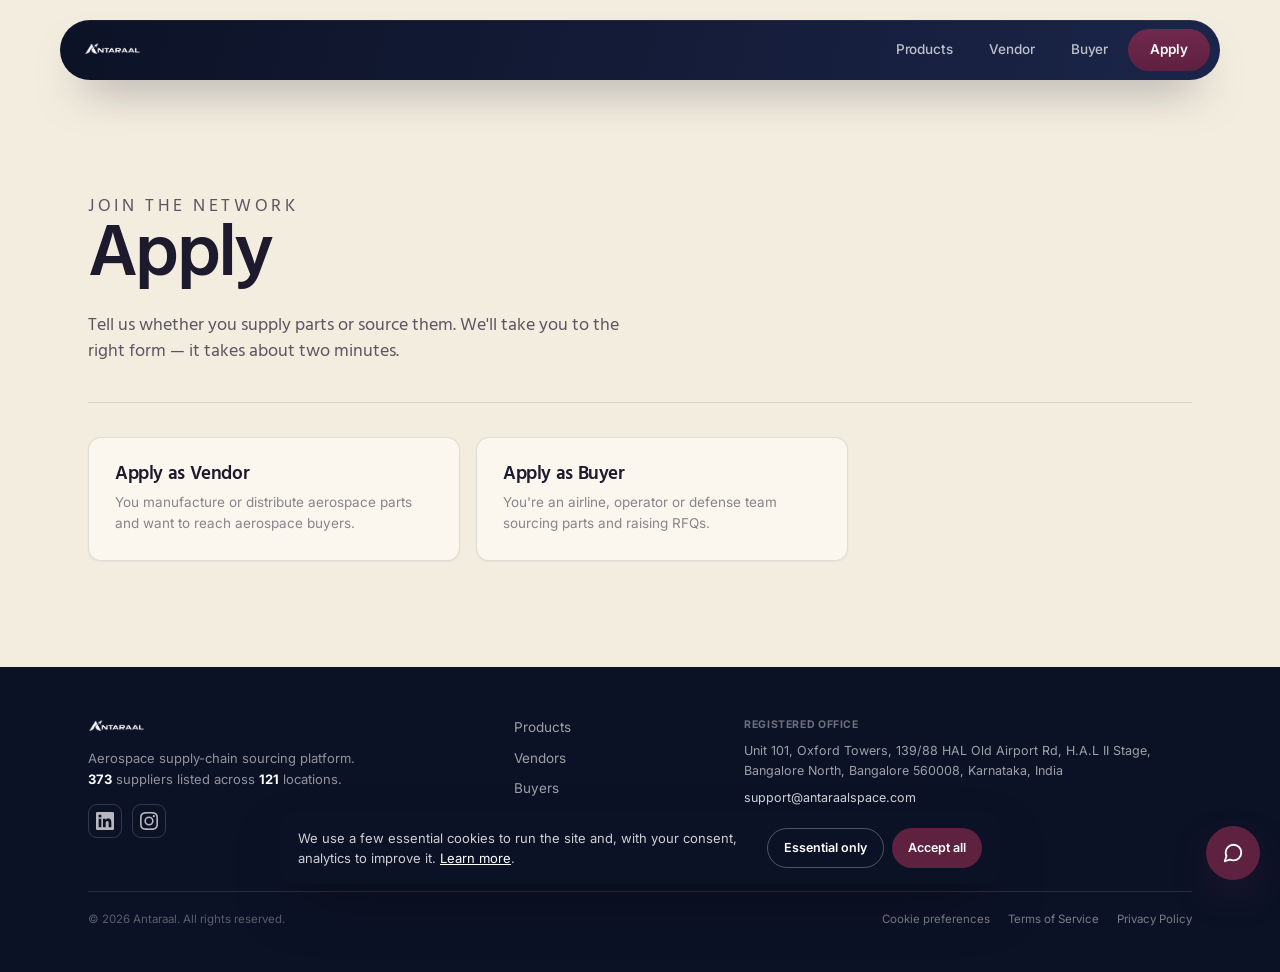
<file: apply.html>
<!doctype html>
<html lang="en">
<head>
<meta charset="utf-8">
<meta name="viewport" content="width=device-width, initial-scale=1">
<title>Apply — Antaraal</title>
<meta name="description" content="Apply to join Antaraal as a vendor or a buyer.">
<link rel="icon" href="m/antaraal-logo.png">
<link rel="stylesheet" href="app/app.css?v=30">
</head>
<body>
<main id="app">
  <div class="wrap">

    <div class="phead">
      <p class="phead__kicker">Join the network</p>
      <h1>Apply</h1>
      <p>Tell us whether you supply parts or source them. We'll take you to the right
         form — it takes about two minutes.</p>
    </div>

    <section>
      <div class="choice" id="choice">
        <button class="choice__card" type="button" data-role="vendor" aria-pressed="false">
          <h3>Apply as Vendor</h3>
          <p>You manufacture or distribute aerospace parts and want to reach
             aerospace buyers.</p>
        </button>
        <button class="choice__card" type="button" data-role="buyer" aria-pressed="false">
          <h3>Apply as Buyer</h3>
          <p>You're an airline, operator or defense team sourcing parts and raising RFQs.</p>
        </button>
      </div>

      <div id="formHost"></div>
    </section>

  </div>
</main>

<script src="app/stats.js?v=30"></script>
<script src="app/data.js?v=30"></script>
<script src="app/app.js?v=30"></script>
<script>
(function () {
  var A = window.Antaraal;
  var host = document.getElementById("formHost");
  var choice = document.getElementById("choice");

  var FIELDS = {
    vendor: [
      { n: "company", l: "Company name", t: "text", req: true },
      { n: "industry", l: "Field / industry", t: "text", req: true, ph: "e.g. Landing gear & braking systems" },
      { n: "offer", l: "Products / services offered", t: "text", req: true },
      { n: "contact", l: "Contact name", t: "text", req: true },
      { n: "email", l: "Work email", t: "email", req: true },
      { n: "phone", l: "Phone", t: "tel", req: false },
      { n: "certs", l: "Certifications / approvals", t: "text", req: false, ph: "AS9100, DGCA, 145…" },
      { n: "notes", l: "Anything else", t: "textarea", req: false },
    ],
    buyer: [
      { n: "company", l: "Company name", t: "text", req: true },
      { n: "industry", l: "Type of operation", t: "text", req: true, ph: "Airline / Operator / Defense" },
      { n: "need", l: "Parts / services needed", t: "text", req: true },
      { n: "contact", l: "Contact name", t: "text", req: true },
      { n: "email", l: "Work email", t: "email", req: true },
      { n: "phone", l: "Phone", t: "tel", req: false },
      { n: "volume", l: "Typical procurement volume", t: "text", req: false, ph: "e.g. ₹5 Cr / quarter" },
      { n: "notes", l: "Anything else", t: "textarea", req: false },
    ],
  };

  function field(f) {
    var input = f.t === "textarea"
      ? '<textarea name="' + f.n + '"' + (f.ph ? ' placeholder="' + f.ph + '"' : "") + (f.req ? " required" : "") + "></textarea>"
      : '<input name="' + f.n + '" type="' + f.t + '"' + (f.ph ? ' placeholder="' + f.ph + '"' : "") + (f.req ? " required" : "") + ">";
    return '<div class="field"><label>' + f.l + (f.req ? "" : " <span class='muted'>(optional)</span>") + "</label>" + input + "</div>";
  }

  function showForm(role) {
    Array.prototype.forEach.call(choice.children, function (c) {
      c.setAttribute("aria-pressed", String(c.dataset.role === role));
    });
    var title = role === "vendor" ? "Vendor application" : "Buyer application";
    var f = A.h('<form class="form"></form>');
    f.innerHTML =
      '<h2 class="section-title" style="margin-bottom:4px">' + title + "</h2>" +
      FIELDS[role].map(field).join("") +
      '<button class="btn btn--green" type="submit">Submit application</button>' +
      '<p class="form__note">Saved to this browser for the demo — no data is sent anywhere yet. ' +
      "Wire up an endpoint to start receiving applications.</p>";

    f.addEventListener("submit", function (e) {
      e.preventDefault();
      var data = {}; new FormData(f).forEach(function (v, k) { data[k] = v; });
      A.Store.push("applications:" + role, data);
      host.innerHTML = "";
      host.appendChild(A.h(
        '<div class="done"><h3>Application received</h3>' +
        "<p>Thanks, " + A.esc(data.contact || data.company) + ". Our team reviews new " +
        role + " applications within two business days. We'll email " +
        A.esc(data.email) + ".</p></div>"
      ));
      choice.querySelectorAll(".choice__card").forEach(function (c) { c.setAttribute("aria-pressed", "false"); });
      window.scrollTo({ top: host.offsetTop - 80, behavior: "smooth" });
    });

    host.innerHTML = "";
    host.appendChild(f);
    window.scrollTo({ top: host.offsetTop - 80, behavior: "smooth" });
  }

  choice.addEventListener("click", function (e) {
    var b = e.target.closest("[data-role]"); if (!b) return;
    showForm(b.dataset.role);
  });
})();
</script>
</body>
</html>
</file>
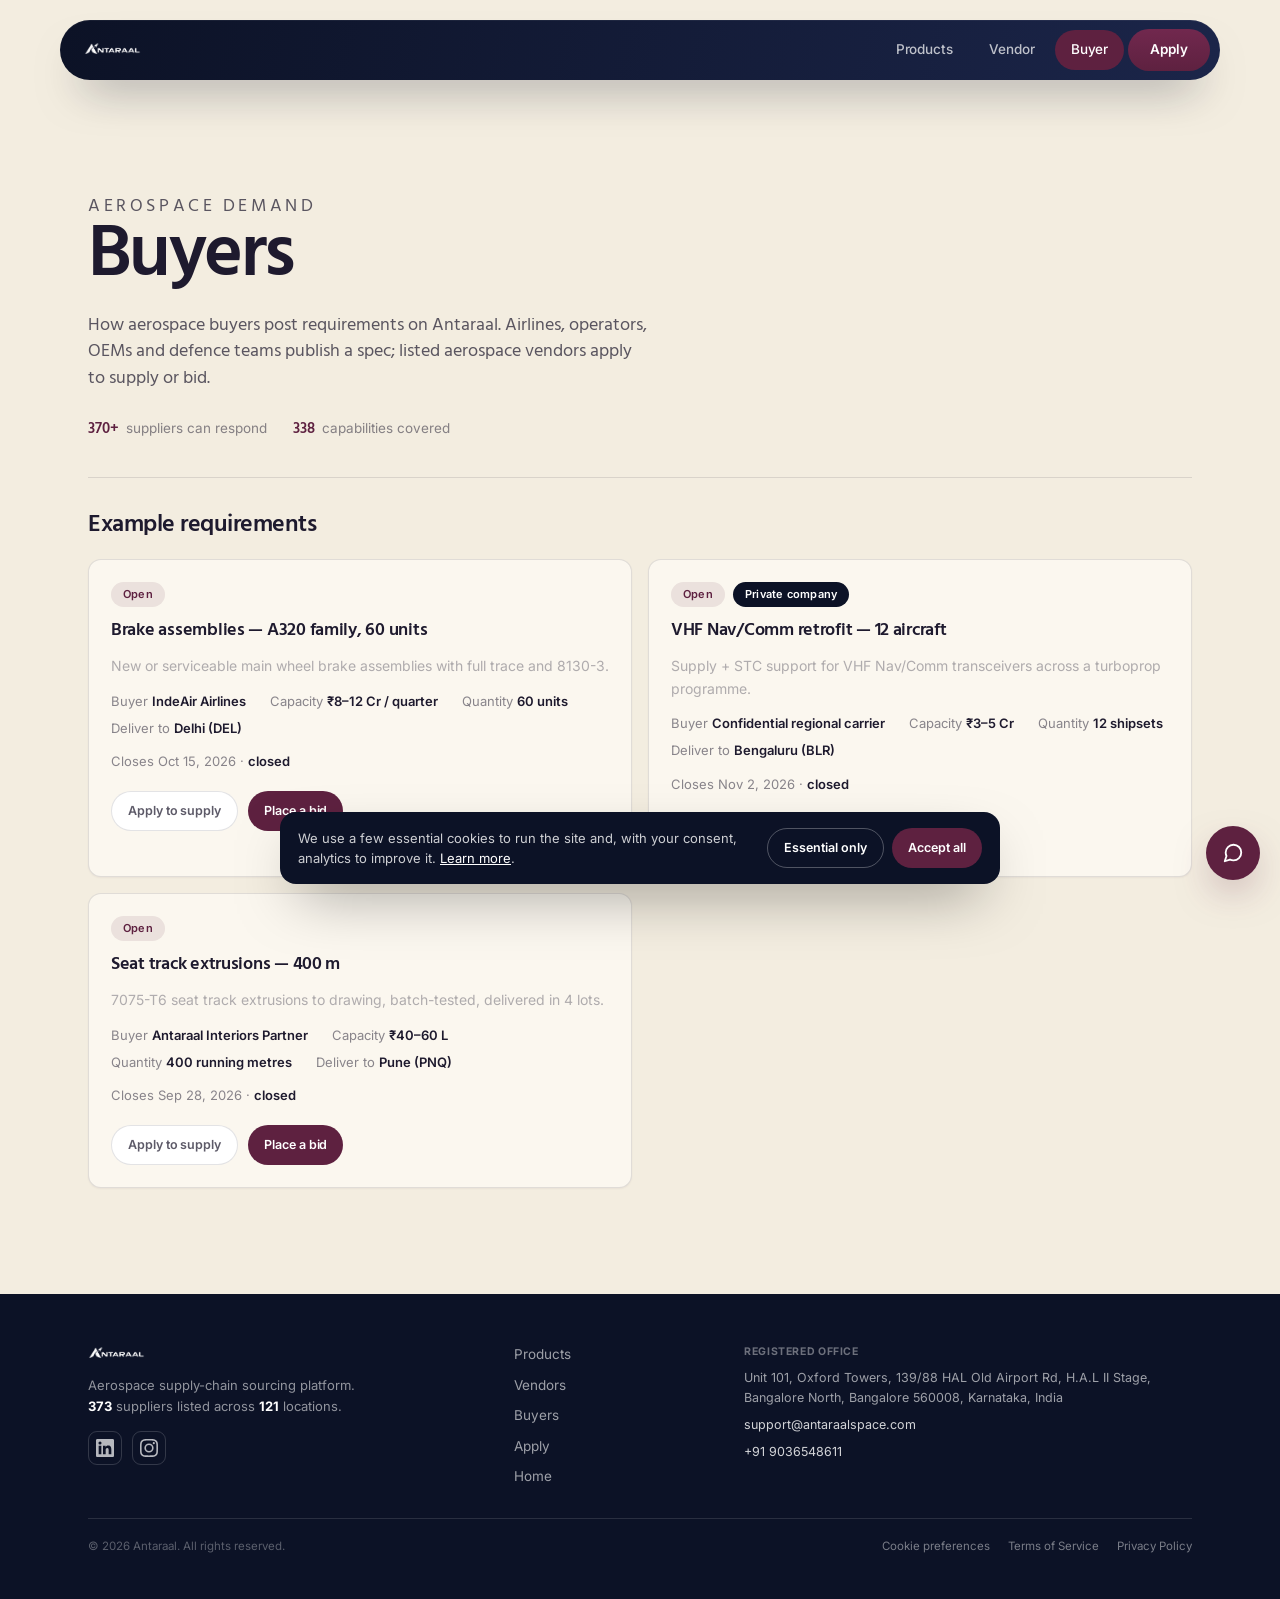
<file: buyers.html>
<!doctype html>
<html lang="en">
<head>
<meta charset="utf-8">
<meta name="viewport" content="width=device-width, initial-scale=1">
<title>Buyers — Antaraal</title>
<meta name="description" content="How aerospace buyers publish requirements on Antaraal and how verified vendors respond.">
<link rel="icon" href="m/antaraal-logo.png">
<link rel="stylesheet" href="app/app.css?v=30">
</head>
<body>
<main id="app">
  <div class="wrap">

    <div class="phead">
      <p class="phead__kicker">Aerospace demand</p>
      <h1>Buyers</h1>
      <p>How aerospace buyers post requirements on Antaraal. Airlines, operators, OEMs and
         defence teams publish a spec; listed aerospace vendors apply to supply or bid.</p>
      <div class="catstat" id="bstat"></div>
    </div>

    <section>
      <h2 class="section-title">Example requirements <span class="muted" id="count"></span></h2>
      <div class="grid grid--2" id="tenders"></div>
    </section>

  </div>
</main>

<script src="app/stats.js?v=30"></script>
<script src="app/data.js?v=30"></script>
<script src="app/app.js?v=30"></script>
<script>
(function () {
  var A = window.Antaraal, D = A.data;
  var tenders = D.tenders || [];

  var s = A.stats();
  var bs = document.getElementById("bstat");
  if (bs) bs.innerHTML =
    '<span><b data-az-stat="vendors">' + s.vendors + "</b> suppliers can respond</span>" +
    (A.verificationLive
      ? '<span><b data-az-stat="verified">' + s.verified + "</b> aerospace-verified</span>"
      : "") +
    '<span><b data-az-stat="capabilities">' + s.capabilities + "</b> capabilities covered</span>";

  function card(t) {
    var d = A.daysLeft(t.deadline);
    var deadline = A.fmtDate(t.deadline) + (isFinite(d)
      ? '  ·  <b>' + (d >= 0 ? d + " day" + (d === 1 ? "" : "s") + " left" : "closed") + "</b>"
      : "");
    var mine = A.Store.get("tenders:" + t.id, {});
    return (
      '<article class="card tender" id="' + A.esc(t.id) + '">' +
        '<div style="display:flex;gap:8px;flex-wrap:wrap">' +
          '<span class="badge badge--open">Open</span>' +
          (t.private ? '<span class="badge badge--private">Private company</span>' : "") +
        "</div>" +
        '<h3 class="card__title">' + A.esc(t.title) + "</h3>" +
        '<p class="muted" style="margin:0;font-size:14px">' + A.esc(t.summary || "") + "</p>" +
        '<div class="tender__row">' +
          "<span>Buyer <b>" + A.esc(t.buyer) + "</b></span>" +
          "<span>Capacity <b>" + A.esc(t.capacity || "—") + "</b></span>" +
          "<span>Quantity <b>" + A.esc(t.quantity || "—") + "</b></span>" +
          "<span>Deliver to <b>" + A.esc(t.location || "—") + "</b></span>" +
        "</div>" +
        '<div class="tender__row"><span>Closes ' + deadline + "</span></div>" +
        '<div class="tender__foot">' +
          '<button class="btn btn--ghost btn--sm" data-act="apply" data-id="' + A.esc(t.id) + '">Apply to supply</button>' +
          '<button class="btn btn--green btn--sm" data-act="bid" data-id="' + A.esc(t.id) + '">Place a bid</button>' +
          (mine.applied || mine.bid
            ? '<span class="muted" style="font-size:12px;align-self:center">' +
                (mine.bid ? "Bid submitted" : "Application sent") + "</span>"
            : "") +
        "</div>" +
      "</article>"
    );
  }

  function form(t, kind) {
    var wrap = A.h('<form class="form" style="margin-top:14px"></form>');
    wrap.innerHTML =
      '<p class="muted" style="margin:0;font-size:14px">' + A.esc(t.title) + " — " + A.esc(t.buyer) + "</p>" +
      '<div class="field"><label>Company name</label><input name="company" required></div>' +
      '<div class="field"><label>Contact email</label><input name="email" type="email" required></div>' +
      (kind === "bid"
        ? '<div class="field field--2">' +
            '<div class="field"><label>Bid price (total)</label><input name="price" required placeholder="₹ / USD"></div>' +
            '<div class="field"><label>Lead time</label><input name="lead" required placeholder="e.g. 6 weeks"></div>' +
          "</div>"
        : '<div class="field"><label>What can you supply?</label><input name="offer" required></div>') +
      '<div class="field"><label>Notes</label><textarea name="notes" placeholder="Certifications, trace, capacity…"></textarea></div>' +
      '<button class="btn btn--green" type="submit">' +
        (kind === "bid" ? "Submit bid" : "Send application") + "</button>" +
      '<p class="form__note">This is an illustrative flow — submissions are stored in your browser only.</p>';

    wrap.addEventListener("submit", function (e) {
      e.preventDefault();
      var fd = {}; new FormData(wrap).forEach(function (v, k) { fd[k] = v; });
      A.Store.push("tender-" + kind + "s", Object.assign({ tenderId: t.id }, fd));
      A.Store.push("tenders:" + t.id, {}); // touch
      var flag = {}; flag[kind === "bid" ? "bid" : "applied"] = true;
      localStorage.setItem("antaraal:tenders:" + t.id, JSON.stringify(flag));
      m.close();
      render();
      var done = A.h('<div class="done"><h3>' +
        (kind === "bid" ? "Bid received" : "Application sent") +
        '</h3><p>In a live account the buyer receives this and you can track it from your dashboard.</p></div>');
      document.getElementById(t.id).appendChild(done);
      done.scrollIntoView({ block: "center" });
    });
    return wrap;
  }

  var m;
  document.getElementById("tenders").addEventListener("click", function (e) {
    var b = e.target.closest("[data-act]"); if (!b) return;
    var t = tenders.find(function (x) { return x.id === b.dataset.id; });
    var kind = b.dataset.act === "bid" ? "bid" : "apply";
    m = A.modal(kind === "bid" ? "Place a bid" : "Apply to supply", form(t, kind));
  });

  function render() {
    document.getElementById("count").textContent = "";
    document.getElementById("tenders").innerHTML = tenders.length
      ? tenders.map(card).join("")
      : '<div class="empty">No example requirements are configured yet.</div>';
    if (location.hash) {
      var el = document.getElementById(location.hash.slice(1));
      if (el) el.scrollIntoView({ block: "center" });
    }
  }

  render();
})();
</script>
</body>
</html>
</file>
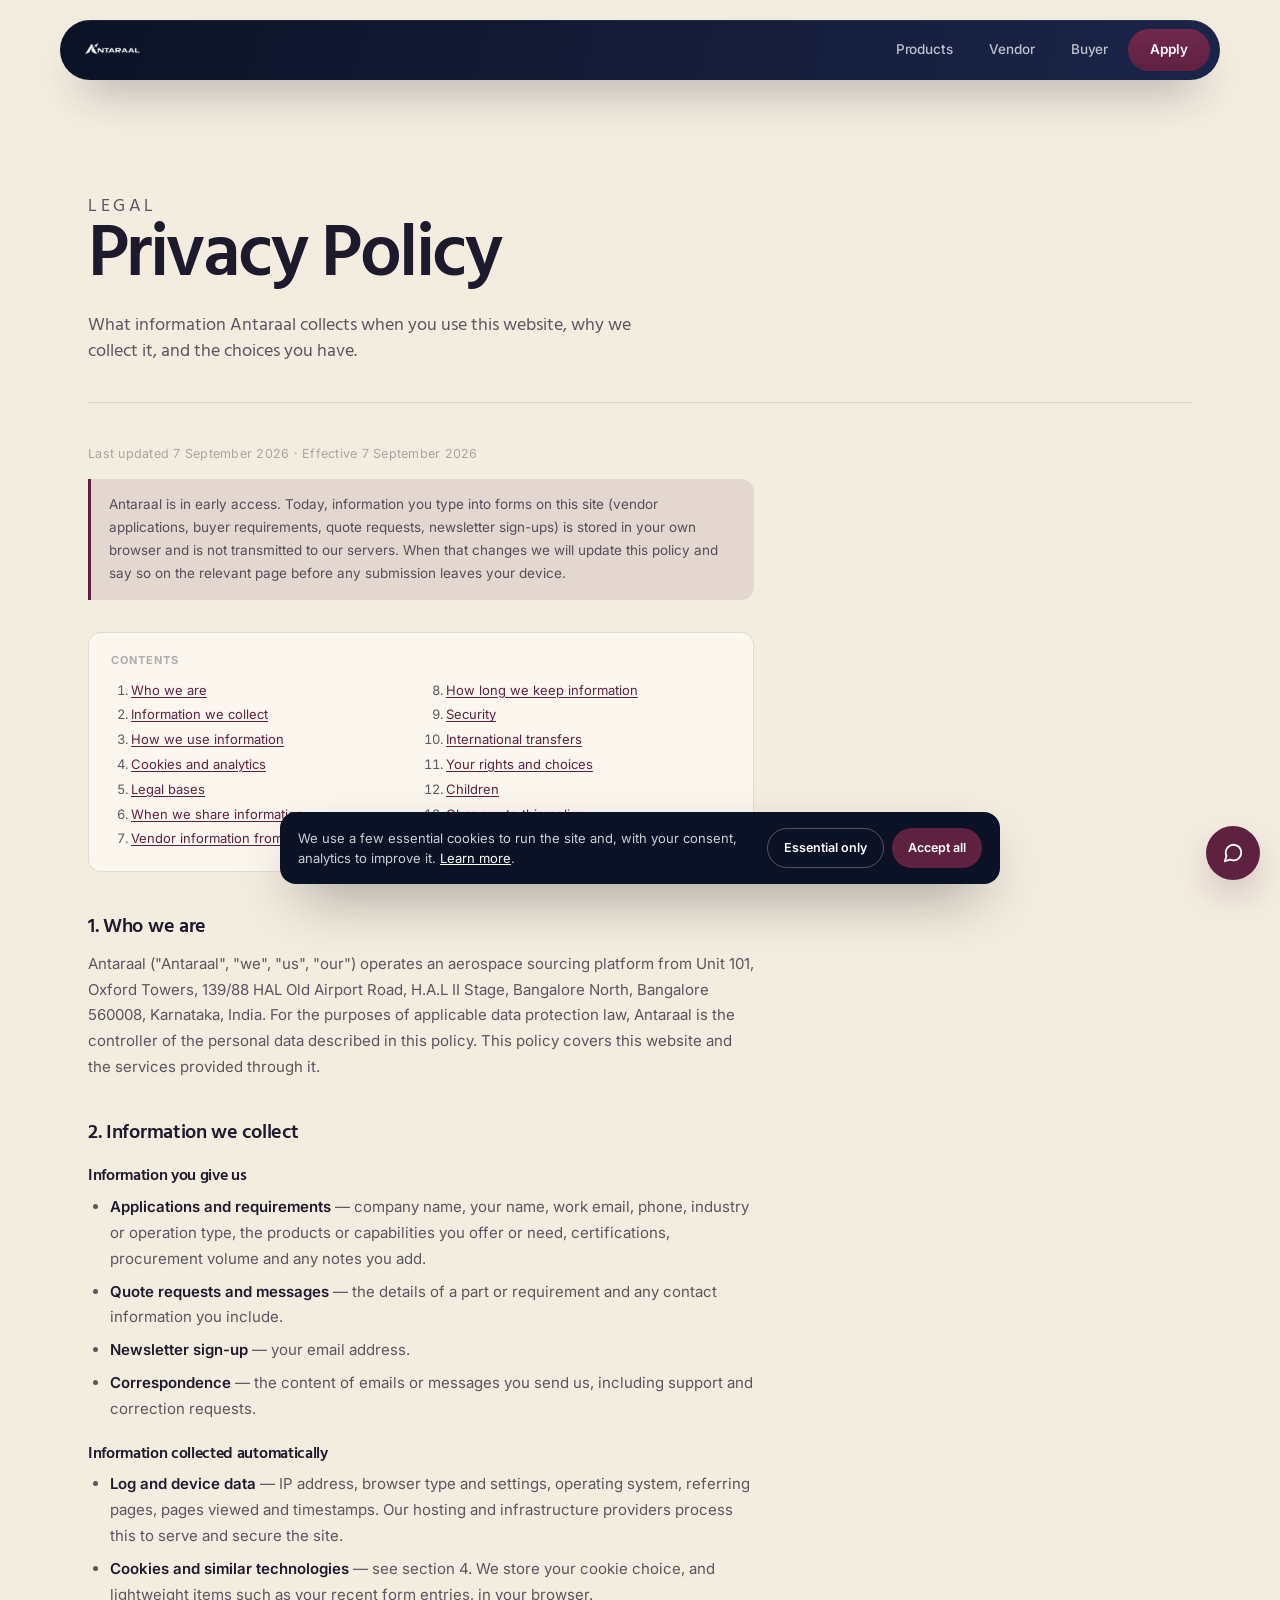
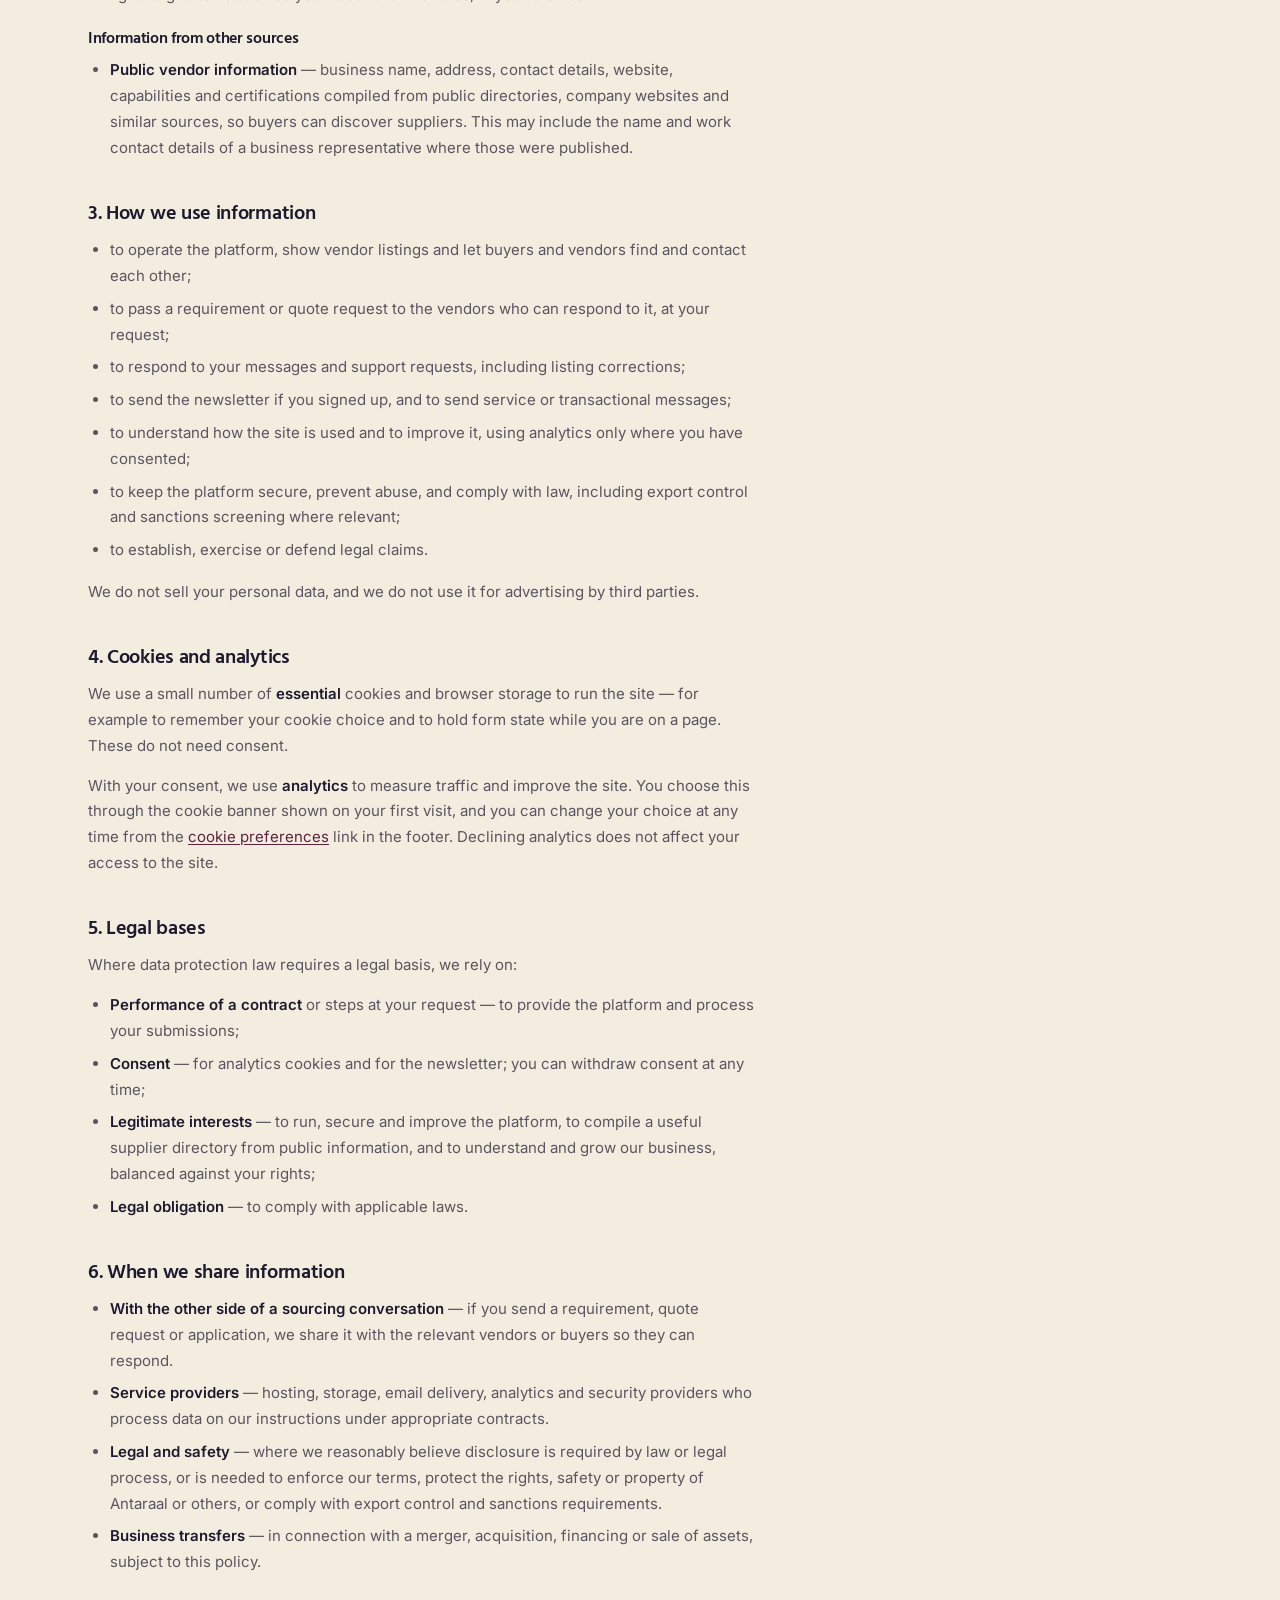
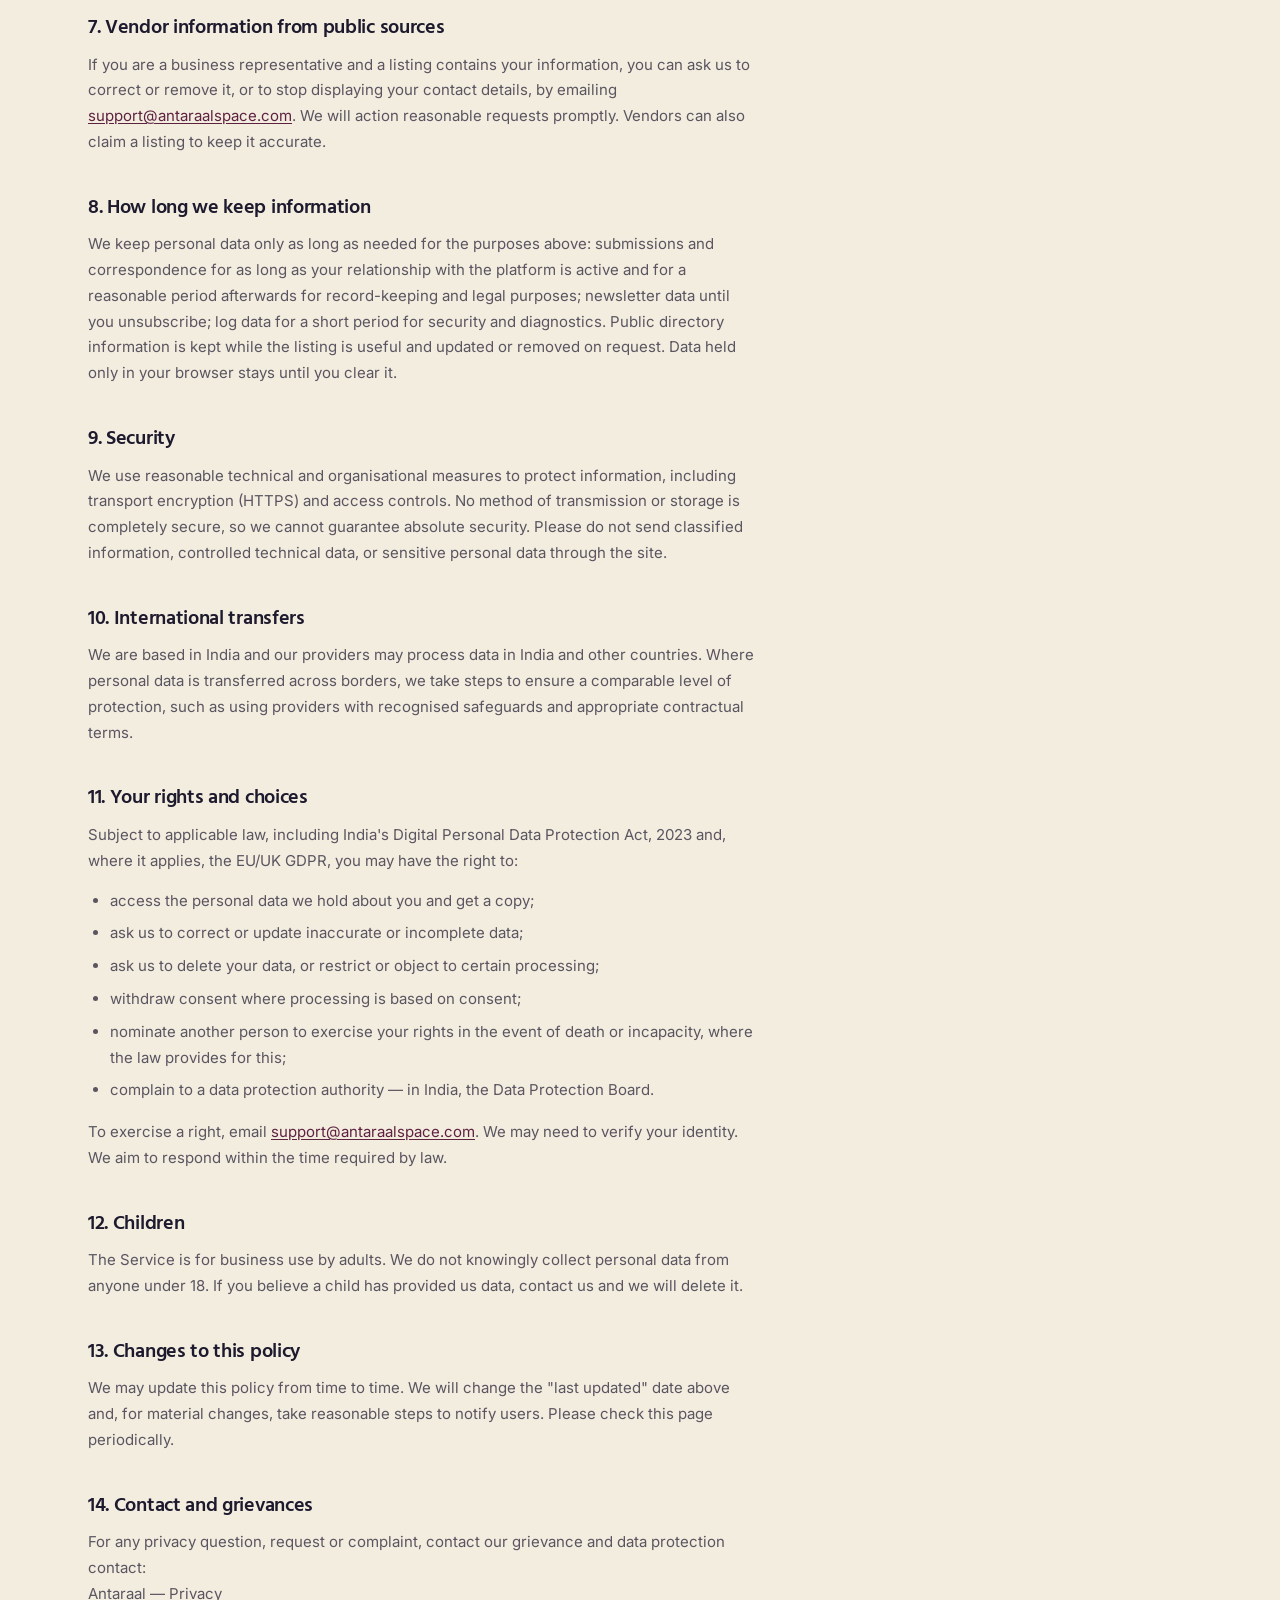
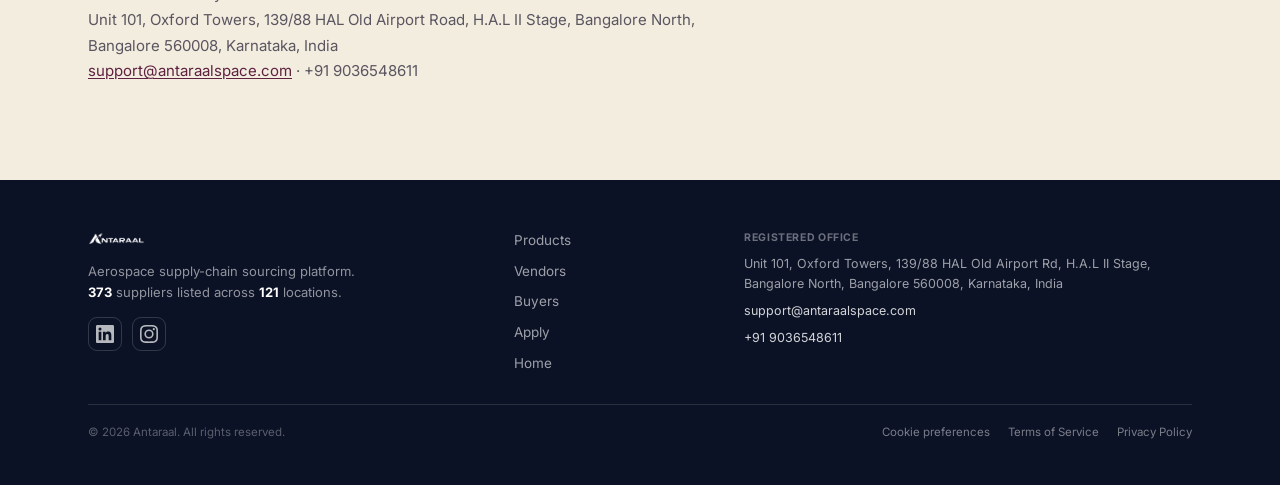
<file: privacy.html>
<!doctype html>
<html lang="en">
<head>
<meta charset="utf-8">
<meta name="viewport" content="width=device-width, initial-scale=1">
<title>Privacy Policy — Antaraal</title>
<meta name="description" content="How Antaraal collects, uses and protects information on the aerospace sourcing platform.">
<meta name="robots" content="index,follow">
<link rel="icon" href="m/antaraal-logo.png">
<link rel="stylesheet" href="app/app.css?v=30">
</head>
<body>
<main id="app">
  <div class="wrap">

    <div class="phead">
      <p class="phead__kicker">Legal</p>
      <h1>Privacy Policy</h1>
      <p>What information Antaraal collects when you use this website, why we collect it,
         and the choices you have.</p>
    </div>

    <div class="legal">
      <p class="legal__meta">Last updated 7 September 2026 · Effective 7 September 2026</p>

      <div class="legal__note">
        Antaraal is in early access. Today, information you type into forms on this site
        (vendor applications, buyer requirements, quote requests, newsletter sign-ups) is
        stored in your own browser and is not transmitted to our servers. When that
        changes we will update this policy and say so on the relevant page before any
        submission leaves your device.
      </div>

      <div class="legal__toc" aria-label="Contents">
        <p>Contents</p>
        <ol>
          <li><a href="#who">Who we are</a></li>
          <li><a href="#collect">Information we collect</a></li>
          <li><a href="#use">How we use information</a></li>
          <li><a href="#cookies">Cookies and analytics</a></li>
          <li><a href="#bases">Legal bases</a></li>
          <li><a href="#share">When we share information</a></li>
          <li><a href="#vendors">Vendor information from public sources</a></li>
          <li><a href="#retention">How long we keep information</a></li>
          <li><a href="#security">Security</a></li>
          <li><a href="#transfers">International transfers</a></li>
          <li><a href="#rights">Your rights and choices</a></li>
          <li><a href="#children">Children</a></li>
          <li><a href="#changes">Changes to this policy</a></li>
          <li><a href="#contact">Contact and grievances</a></li>
        </ol>
      </div>

      <h2 id="who">1. Who we are</h2>
      <p>Antaraal ("Antaraal", "we", "us", "our") operates an aerospace sourcing platform
        from Unit 101, Oxford Towers, 139/88 HAL Old Airport Road, H.A.L II Stage,
        Bangalore North, Bangalore 560008, Karnataka, India. For the purposes of applicable
        data protection law, Antaraal is the controller of the personal data described in
        this policy. This policy covers this website and the services provided through it.</p>

      <h2 id="collect">2. Information we collect</h2>
      <h3>Information you give us</h3>
      <ul>
        <li><strong>Applications and requirements</strong> — company name, your name, work
          email, phone, industry or operation type, the products or capabilities you offer
          or need, certifications, procurement volume and any notes you add.</li>
        <li><strong>Quote requests and messages</strong> — the details of a part or
          requirement and any contact information you include.</li>
        <li><strong>Newsletter sign-up</strong> — your email address.</li>
        <li><strong>Correspondence</strong> — the content of emails or messages you send
          us, including support and correction requests.</li>
      </ul>
      <h3>Information collected automatically</h3>
      <ul>
        <li><strong>Log and device data</strong> — IP address, browser type and settings,
          operating system, referring pages, pages viewed and timestamps. Our hosting and
          infrastructure providers process this to serve and secure the site.</li>
        <li><strong>Cookies and similar technologies</strong> — see section 4. We store
          your cookie choice, and lightweight items such as your recent form entries, in
          your browser.</li>
      </ul>
      <h3>Information from other sources</h3>
      <ul>
        <li><strong>Public vendor information</strong> — business name, address, contact
          details, website, capabilities and certifications compiled from public
          directories, company websites and similar sources, so buyers can discover
          suppliers. This may include the name and work contact details of a business
          representative where those were published.</li>
      </ul>

      <h2 id="use">3. How we use information</h2>
      <ul>
        <li>to operate the platform, show vendor listings and let buyers and vendors find
          and contact each other;</li>
        <li>to pass a requirement or quote request to the vendors who can respond to it, at
          your request;</li>
        <li>to respond to your messages and support requests, including listing corrections;</li>
        <li>to send the newsletter if you signed up, and to send service or transactional
          messages;</li>
        <li>to understand how the site is used and to improve it, using analytics only
          where you have consented;</li>
        <li>to keep the platform secure, prevent abuse, and comply with law, including
          export control and sanctions screening where relevant;</li>
        <li>to establish, exercise or defend legal claims.</li>
      </ul>
      <p>We do not sell your personal data, and we do not use it for advertising by third
        parties.</p>

      <h2 id="cookies">4. Cookies and analytics</h2>
      <p>We use a small number of <strong>essential</strong> cookies and browser storage to
        run the site — for example to remember your cookie choice and to hold form state
        while you are on a page. These do not need consent.</p>
      <p>With your consent, we use <strong>analytics</strong> to measure traffic and
        improve the site. You choose this through the cookie banner shown on your first
        visit, and you can change your choice at any time from the
        <a href="#" data-az-cookie-settings>cookie preferences</a> link in the footer.
        Declining analytics does not affect your access to the site.</p>

      <h2 id="bases">5. Legal bases</h2>
      <p>Where data protection law requires a legal basis, we rely on:</p>
      <ul>
        <li><strong>Performance of a contract</strong> or steps at your request — to
          provide the platform and process your submissions;</li>
        <li><strong>Consent</strong> — for analytics cookies and for the newsletter; you
          can withdraw consent at any time;</li>
        <li><strong>Legitimate interests</strong> — to run, secure and improve the
          platform, to compile a useful supplier directory from public information, and to
          understand and grow our business, balanced against your rights;</li>
        <li><strong>Legal obligation</strong> — to comply with applicable laws.</li>
      </ul>

      <h2 id="share">6. When we share information</h2>
      <ul>
        <li><strong>With the other side of a sourcing conversation</strong> — if you send a
          requirement, quote request or application, we share it with the relevant vendors
          or buyers so they can respond.</li>
        <li><strong>Service providers</strong> — hosting, storage, email delivery,
          analytics and security providers who process data on our instructions under
          appropriate contracts.</li>
        <li><strong>Legal and safety</strong> — where we reasonably believe disclosure is
          required by law or legal process, or is needed to enforce our terms, protect the
          rights, safety or property of Antaraal or others, or comply with export control
          and sanctions requirements.</li>
        <li><strong>Business transfers</strong> — in connection with a merger, acquisition,
          financing or sale of assets, subject to this policy.</li>
      </ul>

      <h2 id="vendors">7. Vendor information from public sources</h2>
      <p>If you are a business representative and a listing contains your information, you
        can ask us to correct or remove it, or to stop displaying your contact details, by
        emailing <a href="mailto:support@antaraalspace.com">support@antaraalspace.com</a>.
        We will action reasonable requests promptly. Vendors can also claim a listing to
        keep it accurate.</p>

      <h2 id="retention">8. How long we keep information</h2>
      <p>We keep personal data only as long as needed for the purposes above: submissions
        and correspondence for as long as your relationship with the platform is active and
        for a reasonable period afterwards for record-keeping and legal purposes; newsletter
        data until you unsubscribe; log data for a short period for security and
        diagnostics. Public directory information is kept while the listing is useful and
        updated or removed on request. Data held only in your browser stays until you clear
        it.</p>

      <h2 id="security">9. Security</h2>
      <p>We use reasonable technical and organisational measures to protect information,
        including transport encryption (HTTPS) and access controls. No method of
        transmission or storage is completely secure, so we cannot guarantee absolute
        security. Please do not send classified information, controlled technical data, or
        sensitive personal data through the site.</p>

      <h2 id="transfers">10. International transfers</h2>
      <p>We are based in India and our providers may process data in India and other
        countries. Where personal data is transferred across borders, we take steps to
        ensure a comparable level of protection, such as using providers with recognised
        safeguards and appropriate contractual terms.</p>

      <h2 id="rights">11. Your rights and choices</h2>
      <p>Subject to applicable law, including India's Digital Personal Data Protection Act,
        2023 and, where it applies, the EU/UK GDPR, you may have the right to:</p>
      <ul>
        <li>access the personal data we hold about you and get a copy;</li>
        <li>ask us to correct or update inaccurate or incomplete data;</li>
        <li>ask us to delete your data, or restrict or object to certain processing;</li>
        <li>withdraw consent where processing is based on consent;</li>
        <li>nominate another person to exercise your rights in the event of death or
          incapacity, where the law provides for this;</li>
        <li>complain to a data protection authority — in India, the Data Protection Board.</li>
      </ul>
      <p>To exercise a right, email
        <a href="mailto:support@antaraalspace.com">support@antaraalspace.com</a>. We may
        need to verify your identity. We aim to respond within the time required by law.</p>

      <h2 id="children">12. Children</h2>
      <p>The Service is for business use by adults. We do not knowingly collect personal
        data from anyone under 18. If you believe a child has provided us data, contact us
        and we will delete it.</p>

      <h2 id="changes">13. Changes to this policy</h2>
      <p>We may update this policy from time to time. We will change the "last updated" date
        above and, for material changes, take reasonable steps to notify users. Please check
        this page periodically.</p>

      <h2 id="contact">14. Contact and grievances</h2>
      <p>For any privacy question, request or complaint, contact our grievance and data
        protection contact:<br>
        Antaraal — Privacy<br>
        Unit 101, Oxford Towers, 139/88 HAL Old Airport Road, H.A.L II Stage,
        Bangalore North, Bangalore 560008, Karnataka, India<br>
        <a href="mailto:support@antaraalspace.com">support@antaraalspace.com</a> ·
        +91 9036548611</p>
    </div>

  </div>
</main>

<script src="app/stats.js?v=30"></script>
<script src="app/data.js?v=30"></script>
<script src="app/app.js?v=30"></script>
</body>
</html>
</file>
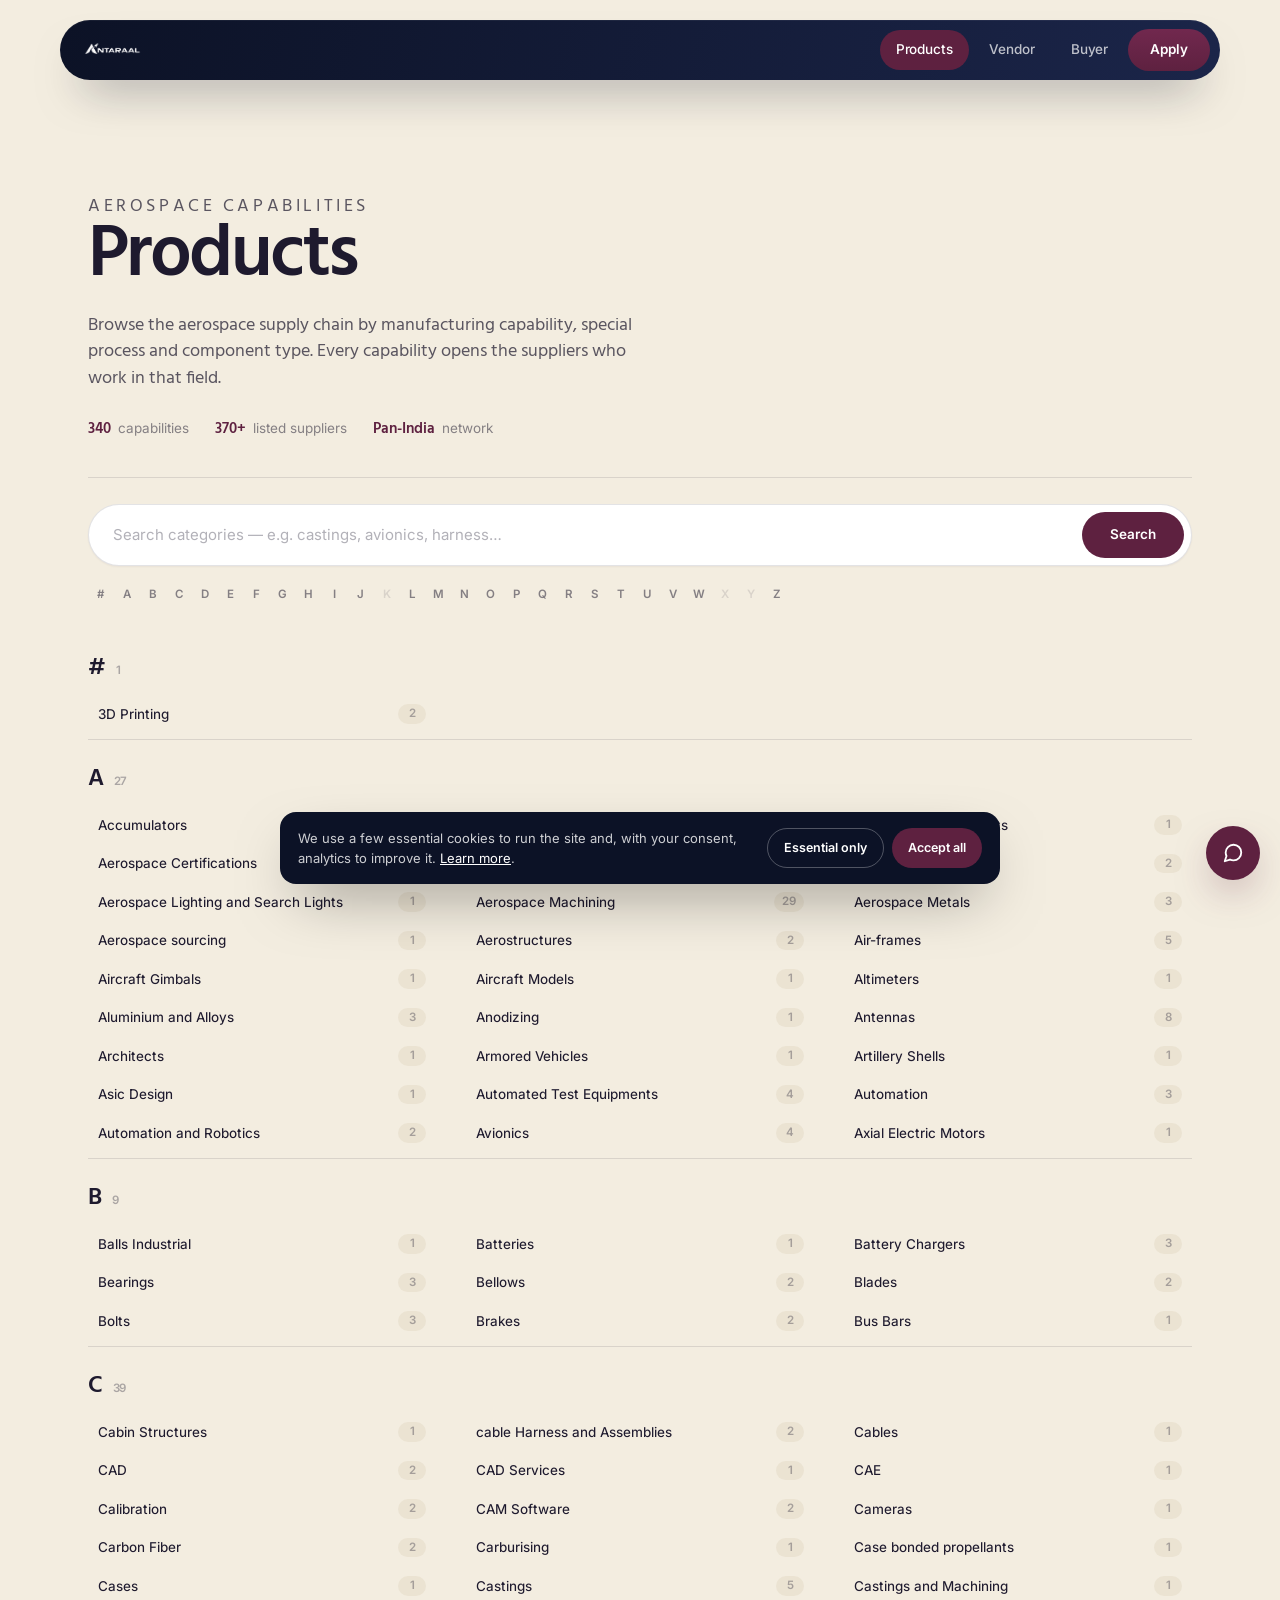
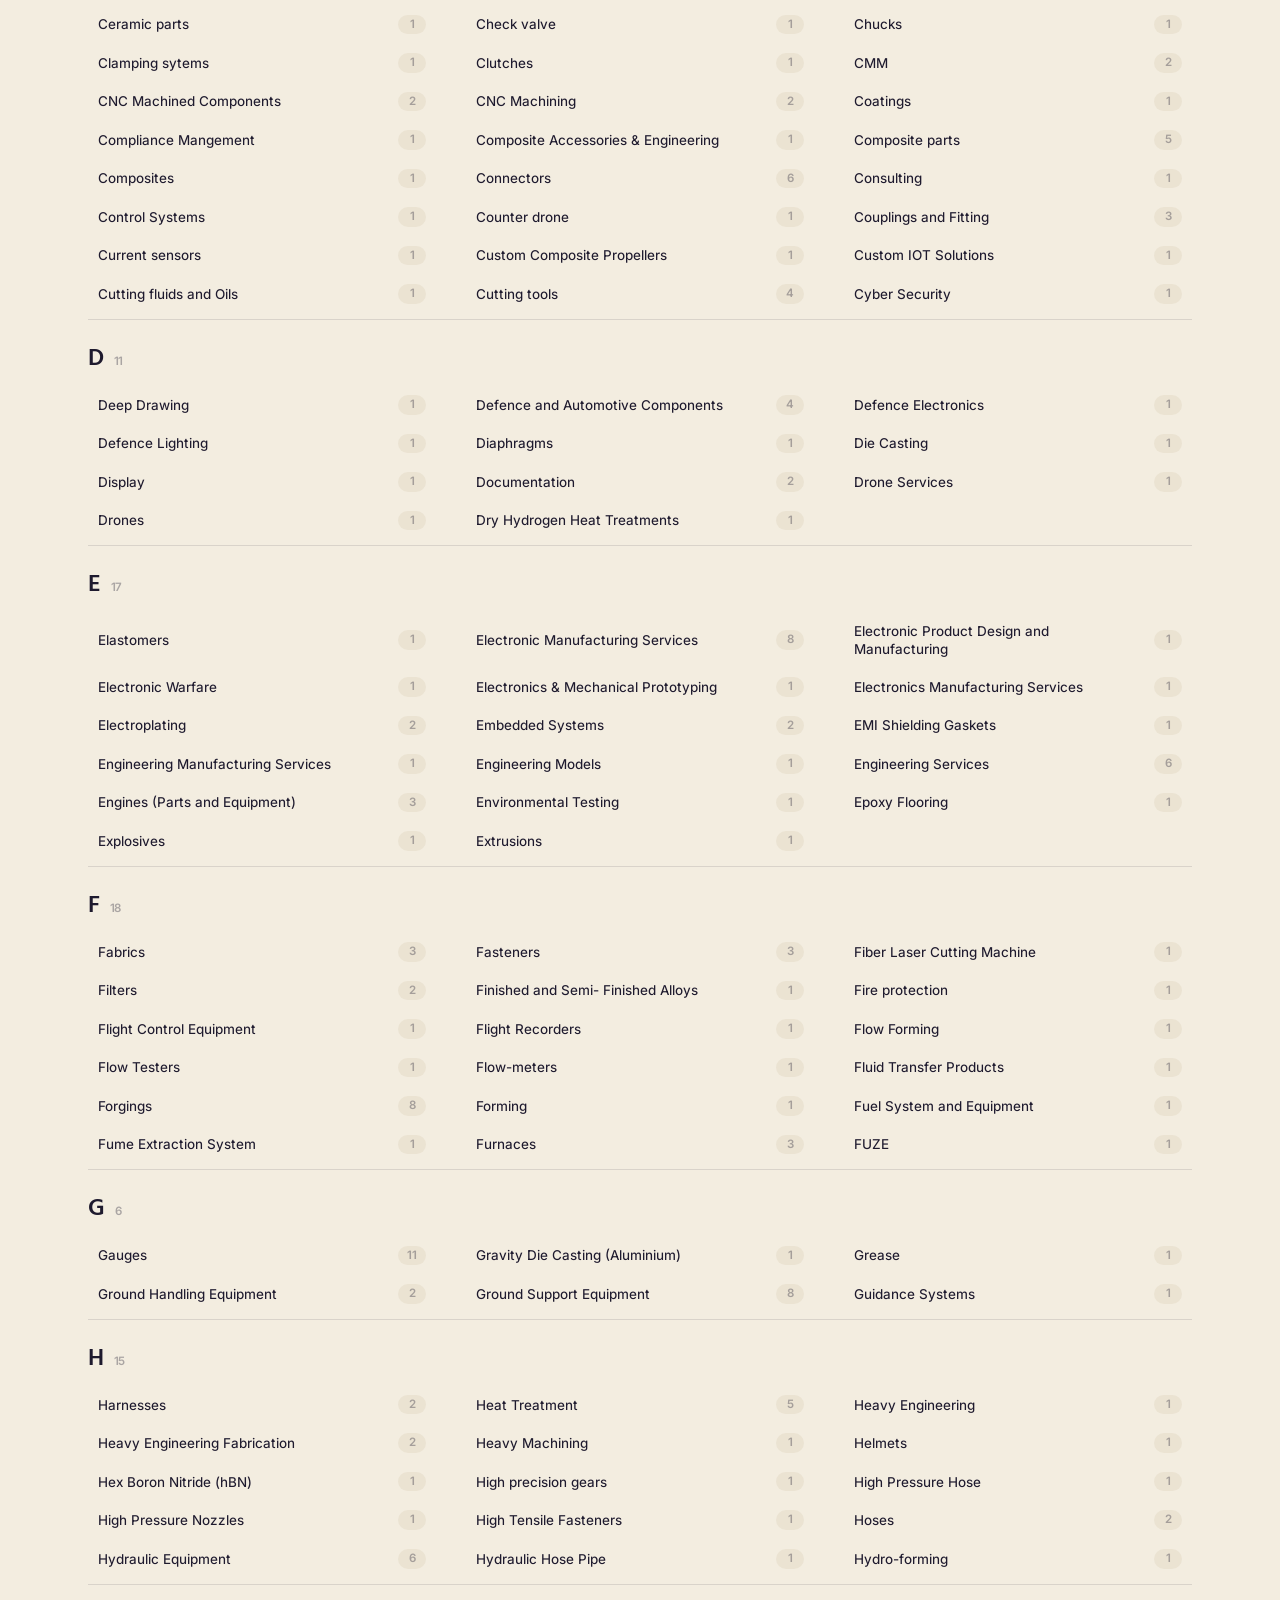
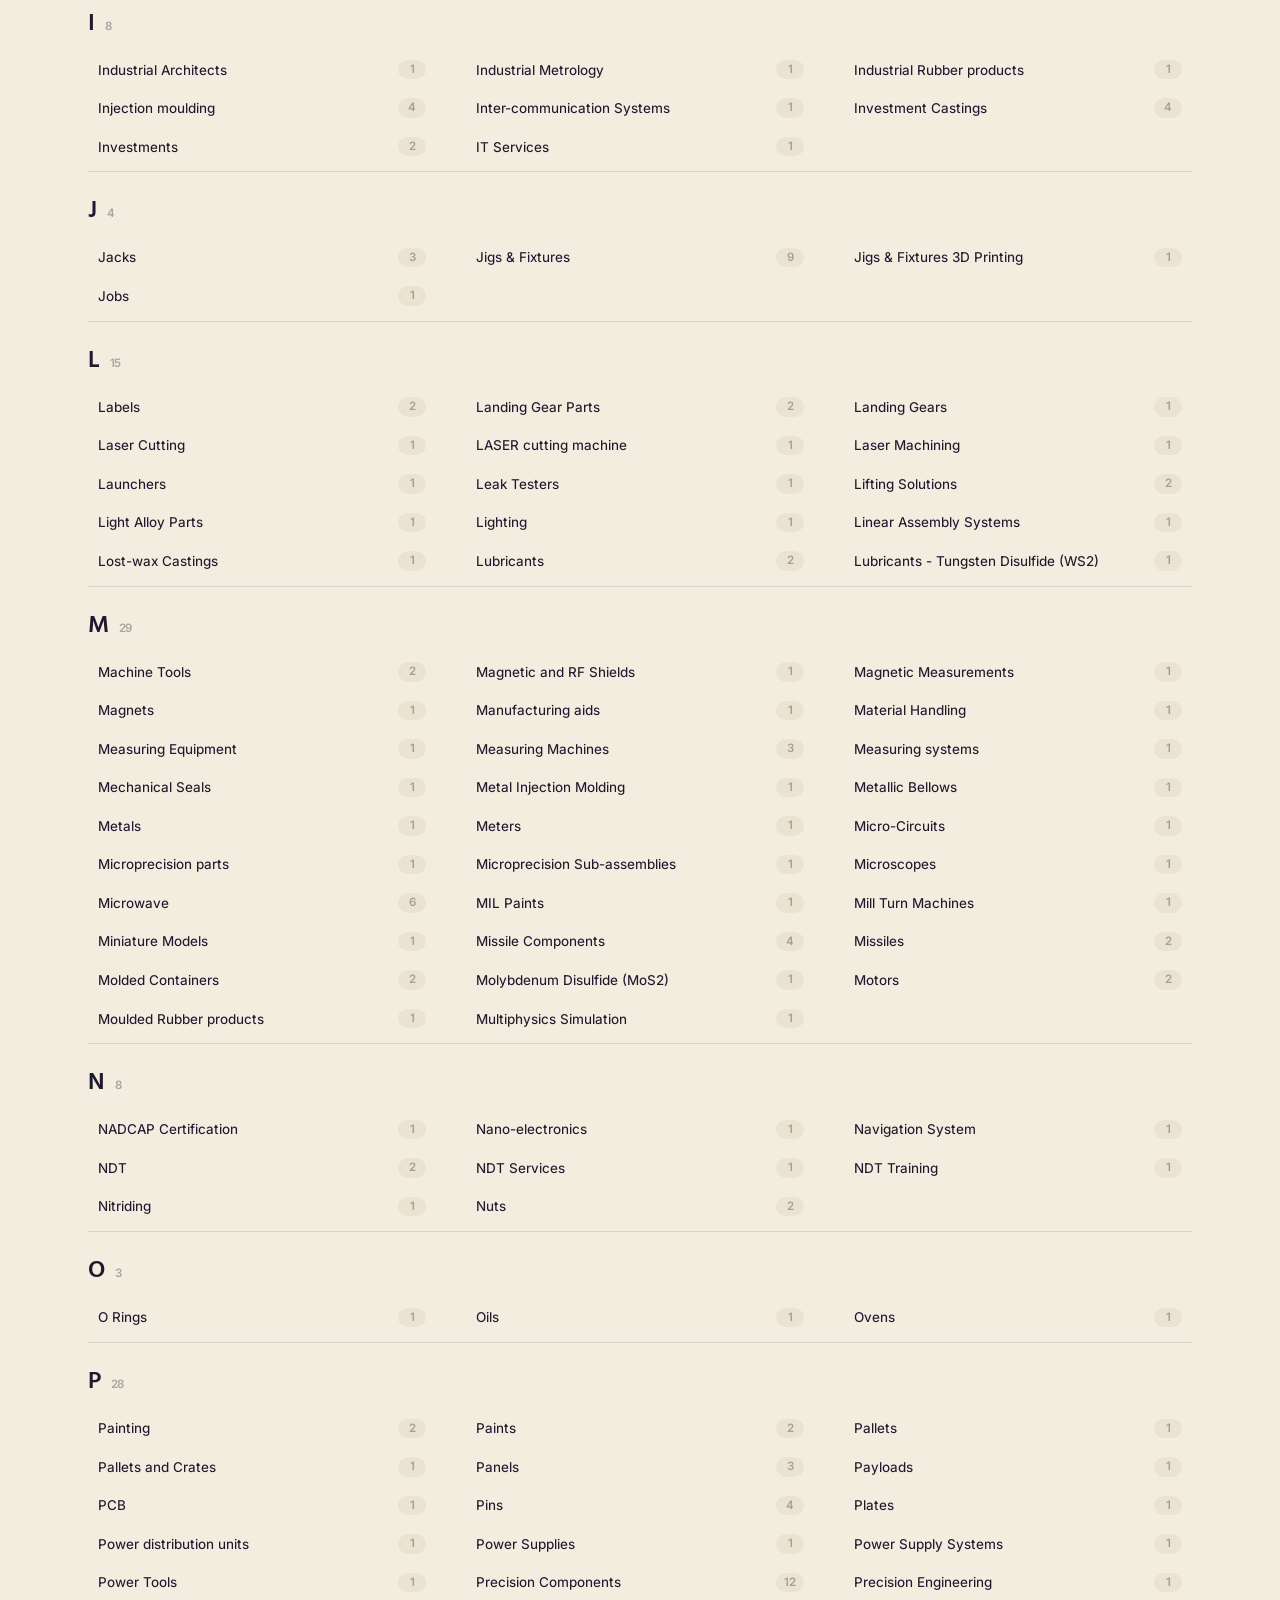
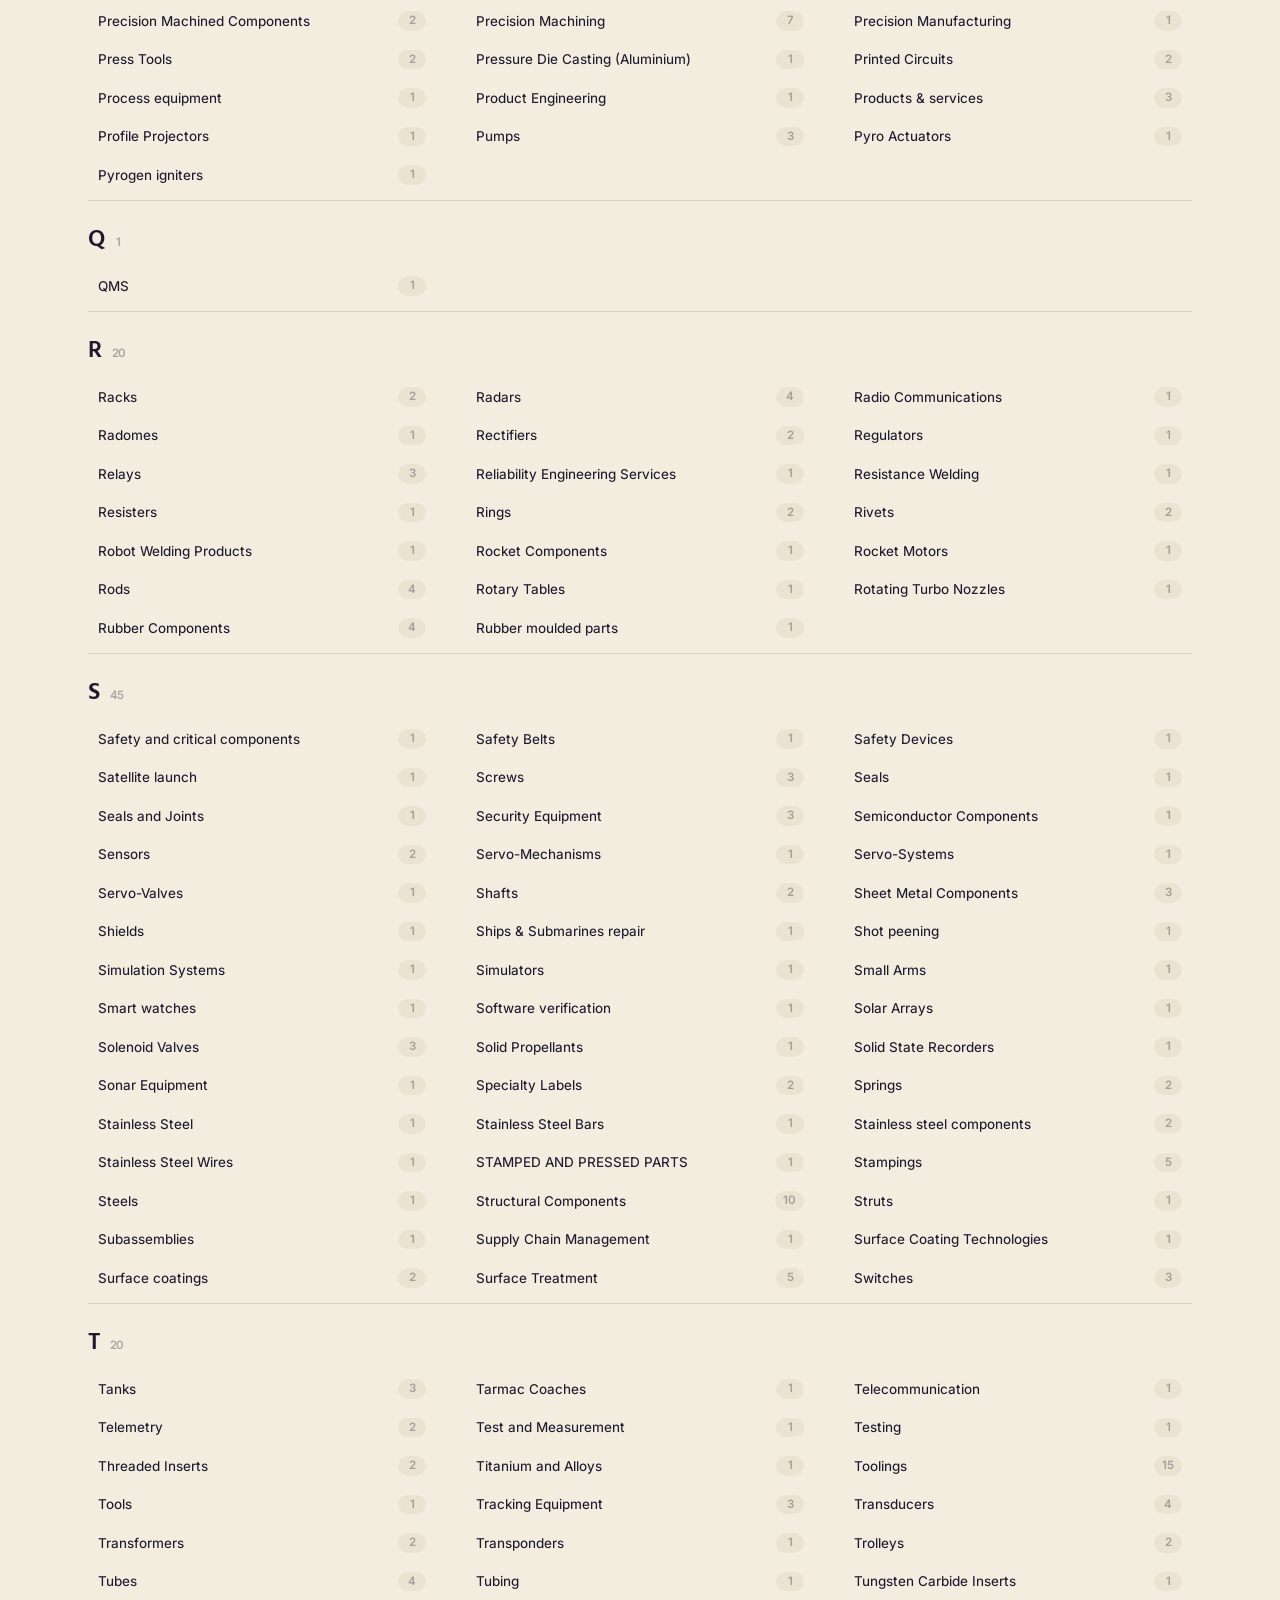
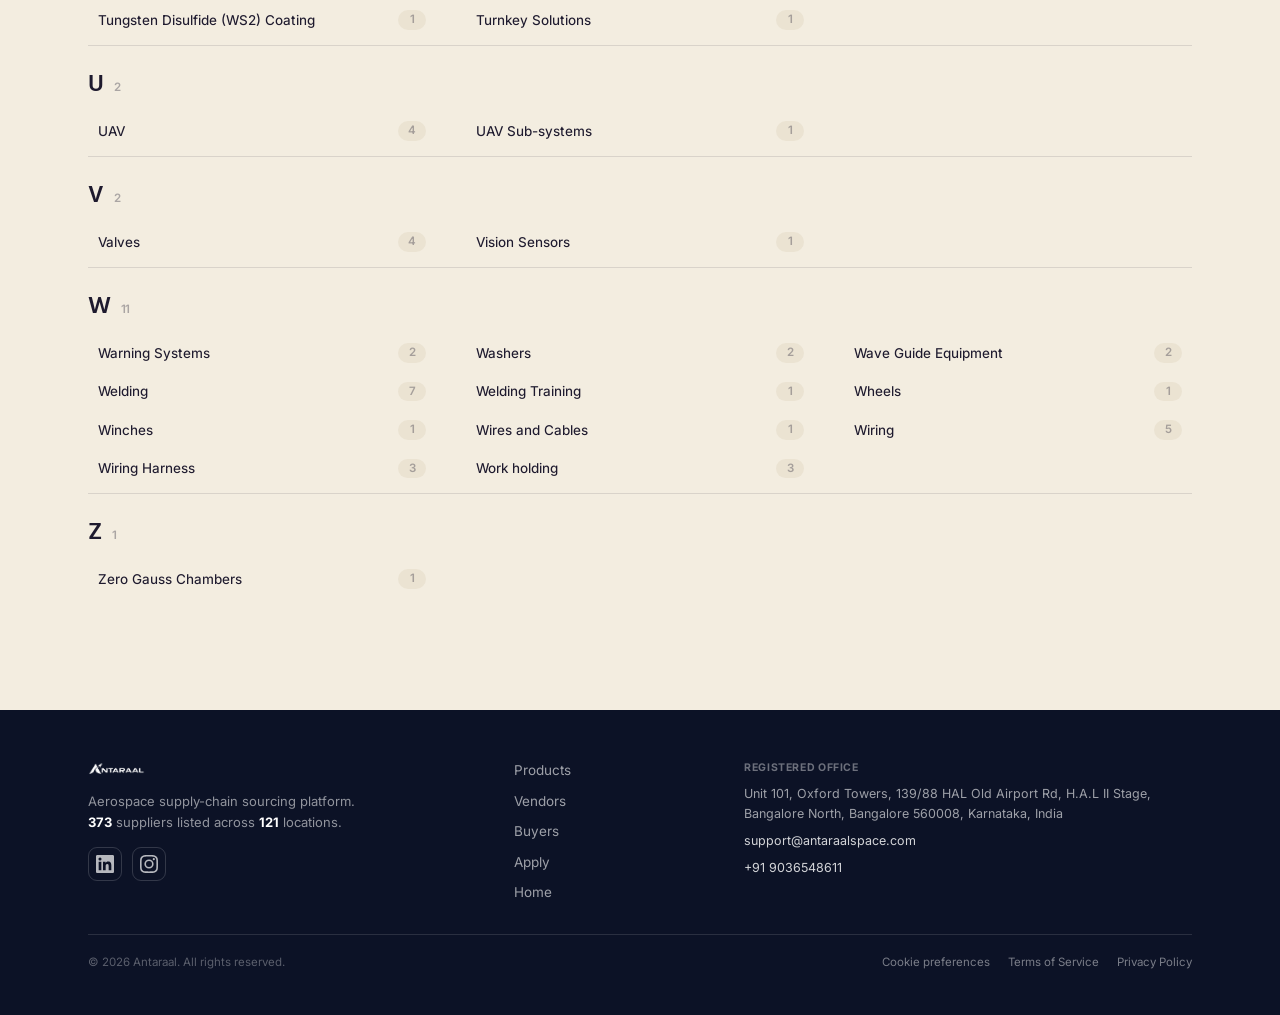
<file: products.html>
<!doctype html>
<html lang="en">
<head>
<meta charset="utf-8">
<meta name="viewport" content="width=device-width, initial-scale=1">
<title>Products — Antaraal</title>
<meta name="description" content="Browse the aerospace supply chain by manufacturing capability and special process, and find the suppliers in each field.">
<link rel="icon" href="m/antaraal-logo.png">
<link rel="stylesheet" href="app/app.css?v=30">
</head>
<body>
<main id="app">
  <div class="wrap">

    <div class="phead">
      <p class="phead__kicker">Aerospace capabilities</p>
      <h1>Products</h1>
      <p>Browse the aerospace supply chain by manufacturing capability, special process
         and component type. Every capability opens the suppliers who work in that field.</p>
      <div class="catstat" id="catstat"></div>
    </div>

    <div class="catbar">
      <form class="search" id="searchForm" role="search">
        <input class="search__input" id="q" type="search"
               placeholder="Search categories — e.g. castings, avionics, harness…" autocomplete="off">
        <button class="search__btn" type="submit">Search</button>
        <button class="search__btn search__btn--ghost" type="reset" id="clear" hidden>Clear</button>
      </form>
      <nav class="azbar" id="azbar" aria-label="Jump to letter"></nav>
    </div>

    <section id="directory"></section>

  </div>
</main>

<script src="app/categories.js?v=30"></script>
<script src="app/vendors.js?v=30"></script>
<script src="app/data.js?v=30"></script>
<script src="app/app.js?v=30"></script>
<script>
(function () {
  var A = window.Antaraal;

  /* live supplier count per category, from the real vendor data */
  var norm = function (s) { return s.toLowerCase().replace(/[^a-z0-9]+/g, ""); };
  var live = {};
  (window.ANTARAAL_VENDORS || []).forEach(function (v) {
    (v.categories || []).forEach(function (c) { live[norm(c)] = (live[norm(c)] || 0) + 1; });
  });

  var CATS = (window.ANTARAAL_CATEGORIES || []).slice()
    .map(function (c) {
      return { name: c.name, suppliers: live[norm(c.name)] != null ? live[norm(c.name)] : (c.suppliers || 0) };
    })
    .sort(function (a, b) { return a.name.toLowerCase().localeCompare(b.name.toLowerCase()); });

  var st = (window.Antaraal && window.Antaraal.stats && window.Antaraal.stats()) ||
           { vendors: (window.ANTARAAL_VENDORS || []).length, verified: 0 };
  document.getElementById("catstat").innerHTML =
    "<span><b>" + CATS.length + "</b> capabilities</span>" +
    (st.vendors ? '<span><b data-az-stat="vendors">' + st.vendors + "</b> listed suppliers</span>" : "") +
    (st.verified ? '<span><b data-az-stat="verified">' + st.verified + "</b> aerospace-verified</span>" : "") +
    "<span><b>Pan-India</b> network</span>";

  function letterOf(name) {
    var c = name.trim().charAt(0).toUpperCase();
    return /[A-Z]/.test(c) ? c : "#";
  }
  function slug(s) { return "cat-" + s.toLowerCase().replace(/[^a-z0-9]+/g, "-").replace(/^-|-$/g, ""); }
  function catHref(name) { return "vendors.html?field=" + encodeURIComponent(name); }

  var groups = {};
  CATS.forEach(function (c) {
    var L = letterOf(c.name);
    (groups[L] = groups[L] || []).push(c);
  });
  var LETTERS = "#ABCDEFGHIJKLMNOPQRSTUVWXYZ".split("");

  /* A–Z jump bar */
  var azbar = document.getElementById("azbar");
  azbar.innerHTML = LETTERS.map(function (L) {
    var has = groups[L] && groups[L].length;
    return '<a class="az' + (has ? "" : " az--off") + '"' +
      (has ? ' href="#g-' + (L === "#" ? "num" : L) + '"' : "") + ">" + L + "</a>";
  }).join("");

  var dir = document.getElementById("directory");

  function catRow(c) {
    return '<a class="catrow" href="' + catHref(c.name) + '">' +
      '<span class="catrow__name">' + A.esc(c.name) + "</span>" +
      '<span class="catrow__count">' + (c.suppliers || 0) + "</span>" +
    "</a>";
  }

  function renderFull() {
    document.getElementById("clear").hidden = true;
    azbar.hidden = false;
    dir.innerHTML = LETTERS.filter(function (L) { return groups[L]; }).map(function (L) {
      var id = "g-" + (L === "#" ? "num" : L);
      return '<div class="catgroup" id="' + id + '">' +
        '<h2 class="catgroup__letter">' + L + '<span>' + groups[L].length + "</span></h2>" +
        '<div class="catgrid">' + groups[L].map(catRow).join("") + "</div>" +
      "</div>";
    }).join("");
  }

  function renderSearch(q) {
    document.getElementById("clear").hidden = false;
    azbar.hidden = true;
    var s = q.toLowerCase();
    var hits = CATS.filter(function (c) { return c.name.toLowerCase().indexOf(s) > -1; });
    dir.innerHTML =
      '<h2 class="section-title">' + hits.length + ' categor' + (hits.length === 1 ? "y" : "ies") +
        ' matching "' + A.esc(q) + '"</h2>' +
      (hits.length
        ? '<div class="catgrid catgrid--flat">' + hits.map(catRow).join("") + "</div>"
        : '<div class="empty">No category matches. Try a broader term, or ' +
          '<a href="apply.html">apply to list a new field</a>.</div>');
  }

  var input = document.getElementById("q");
  function run() {
    var q = input.value.trim();
    if (q) renderSearch(q); else renderFull();
  }
  document.getElementById("searchForm").addEventListener("submit", function (e) { e.preventDefault(); run(); });
  document.getElementById("searchForm").addEventListener("reset", function () {
    setTimeout(function () { input.value = ""; run(); input.focus(); }, 0);
  });
  var t;
  input.addEventListener("input", function () { clearTimeout(t); t = setTimeout(run, 140); });

  renderFull();
})();
</script>
</body>
</html>
</file>
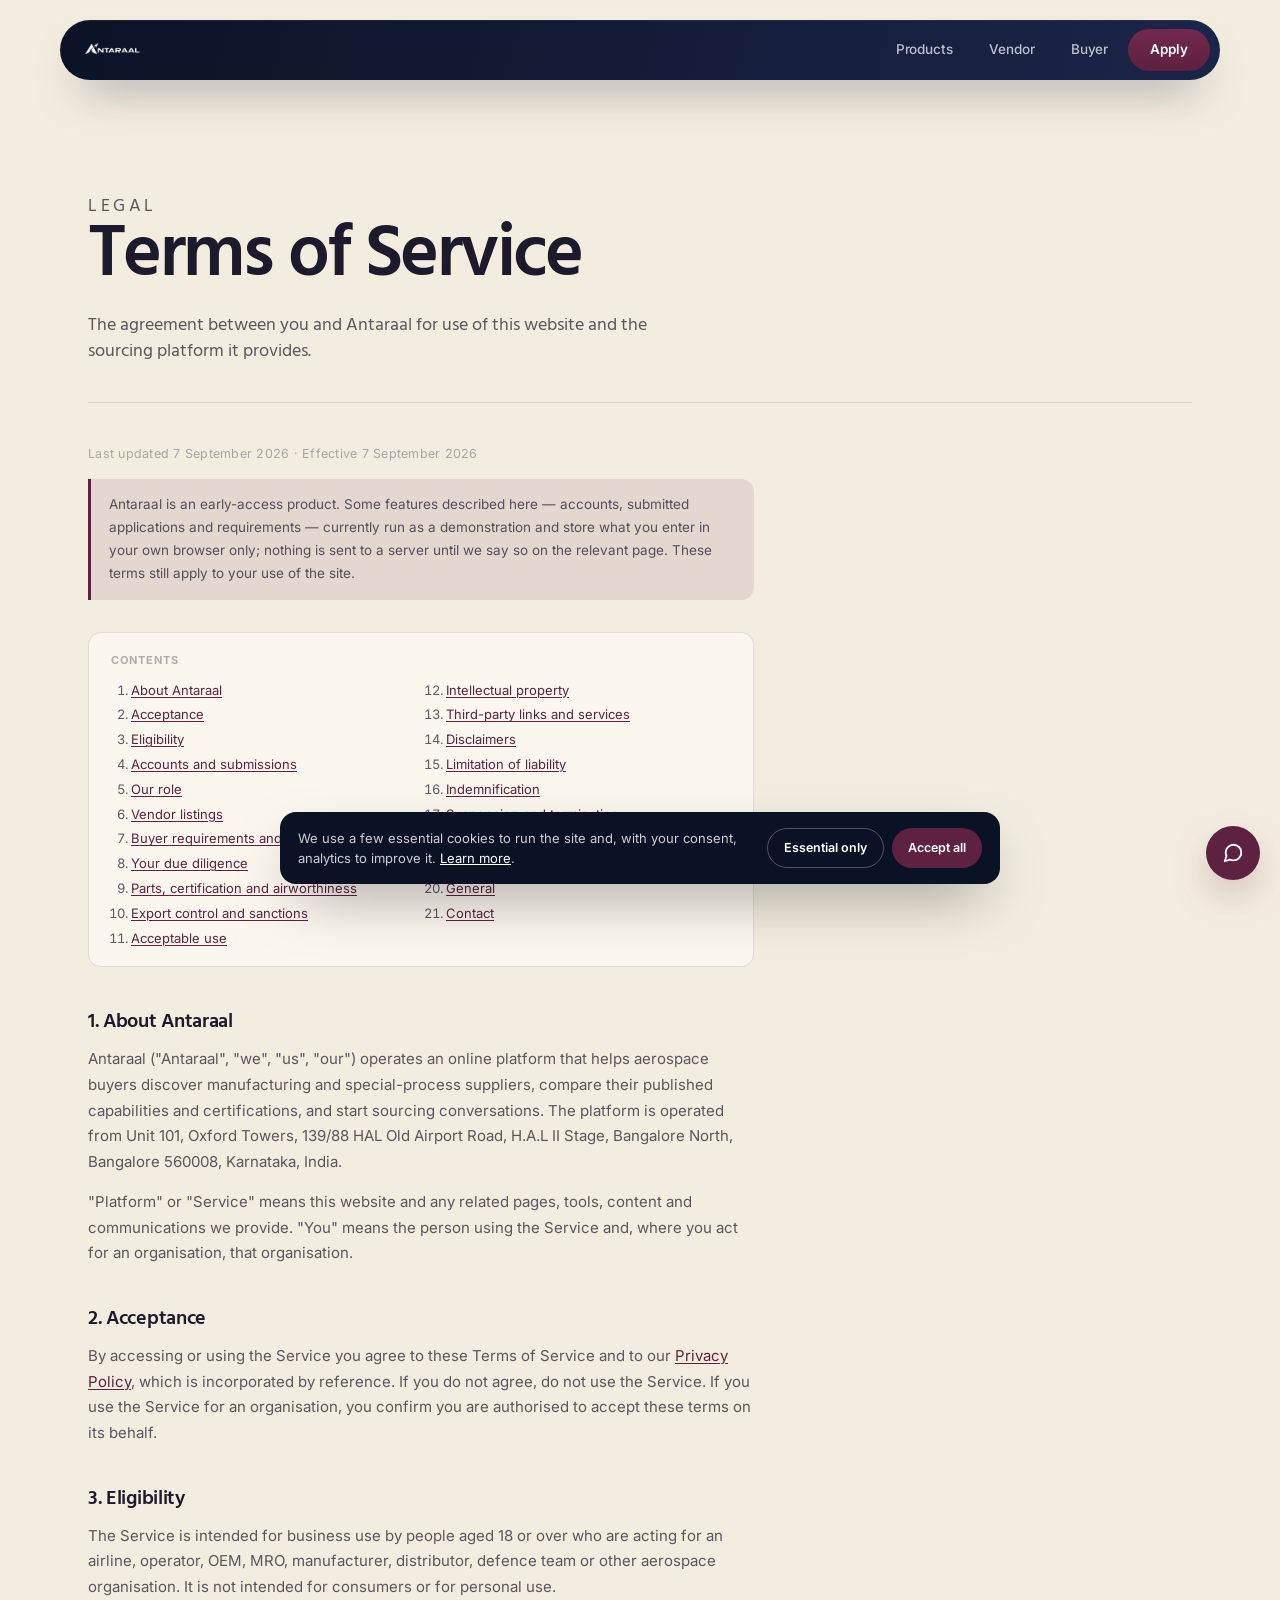
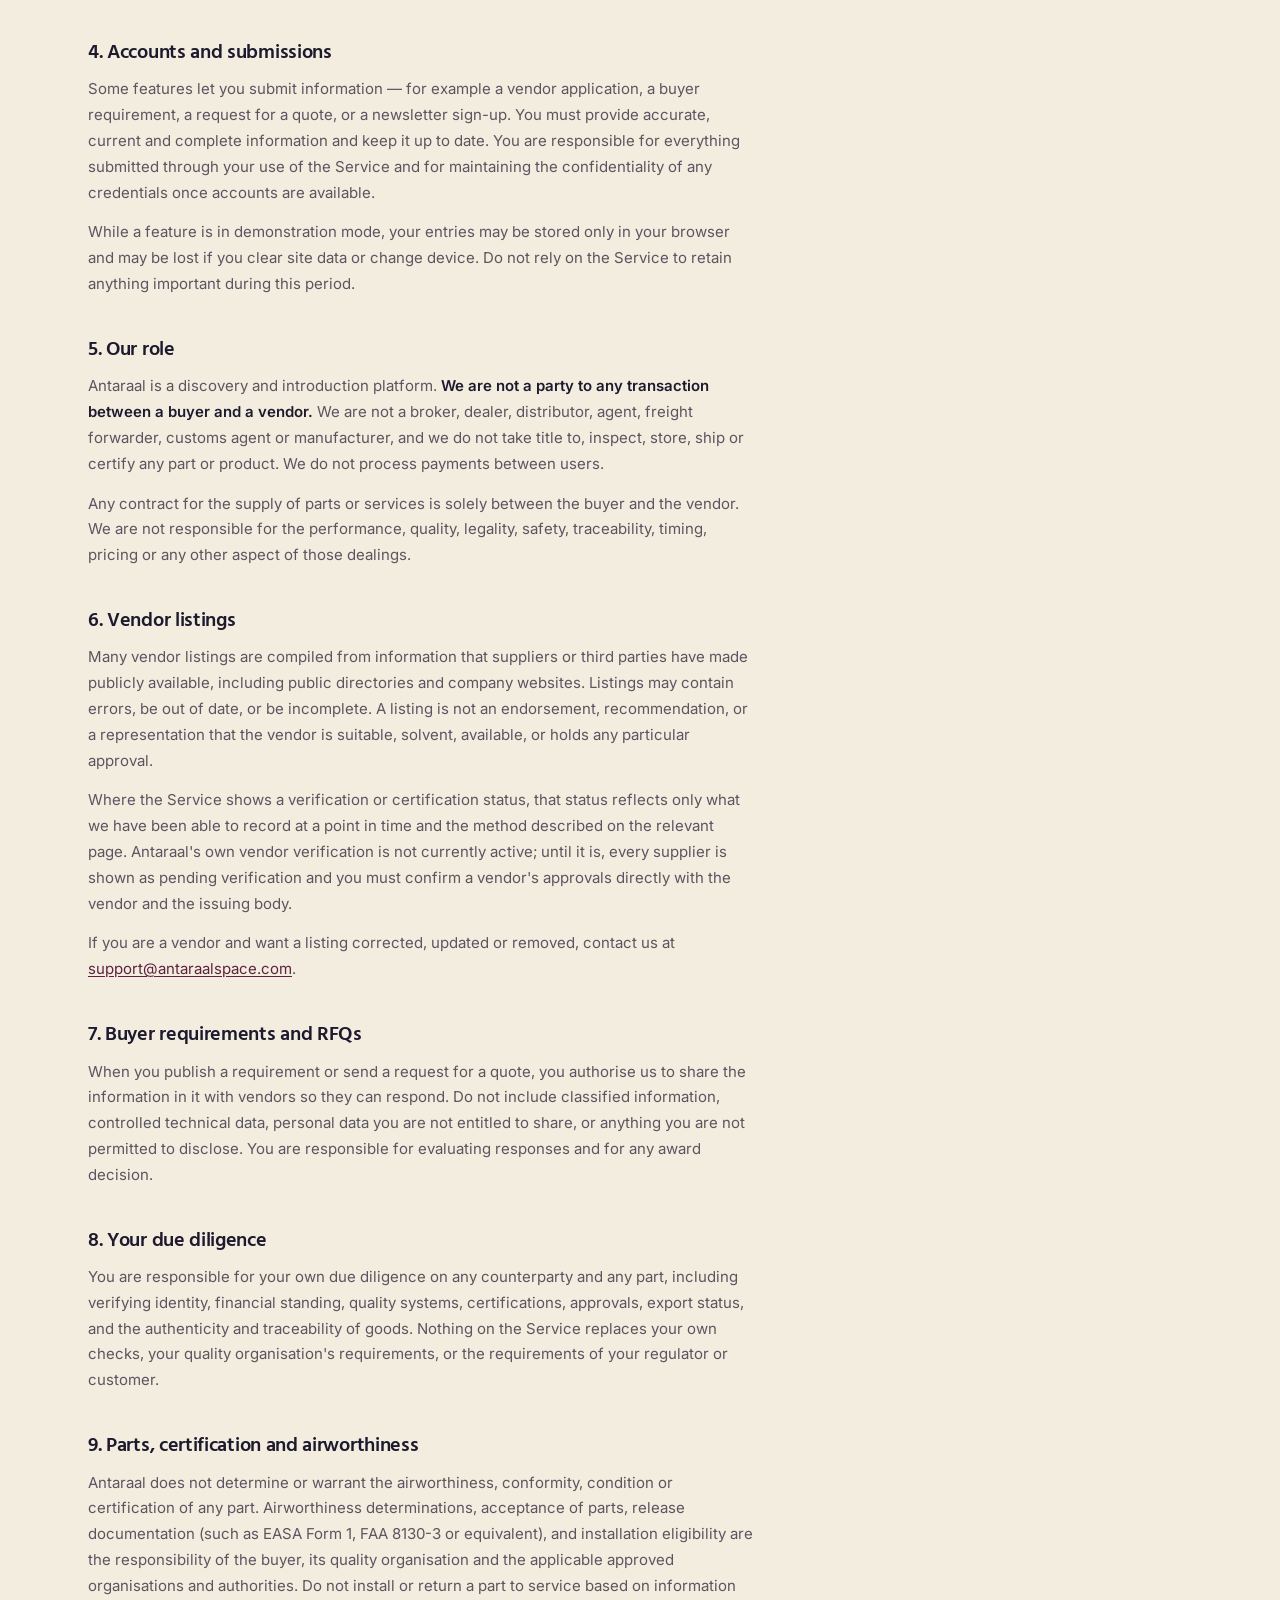
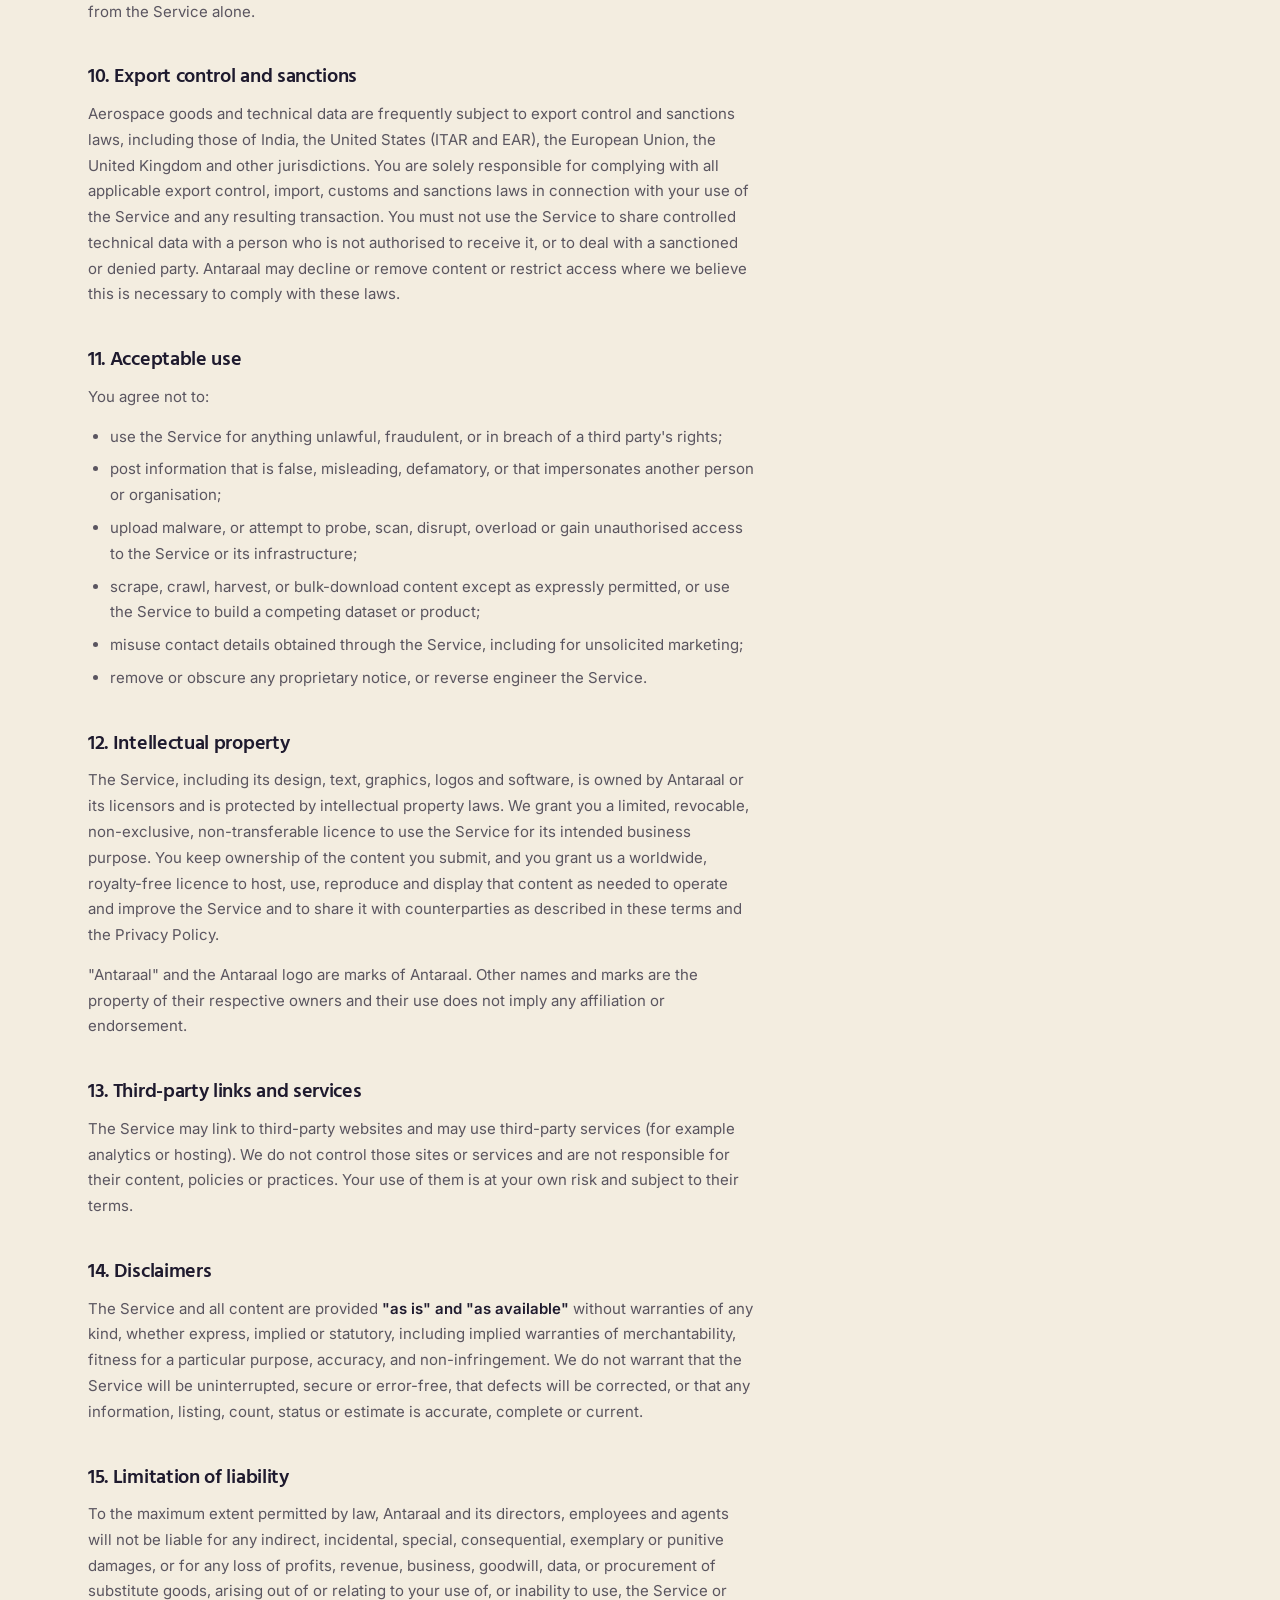
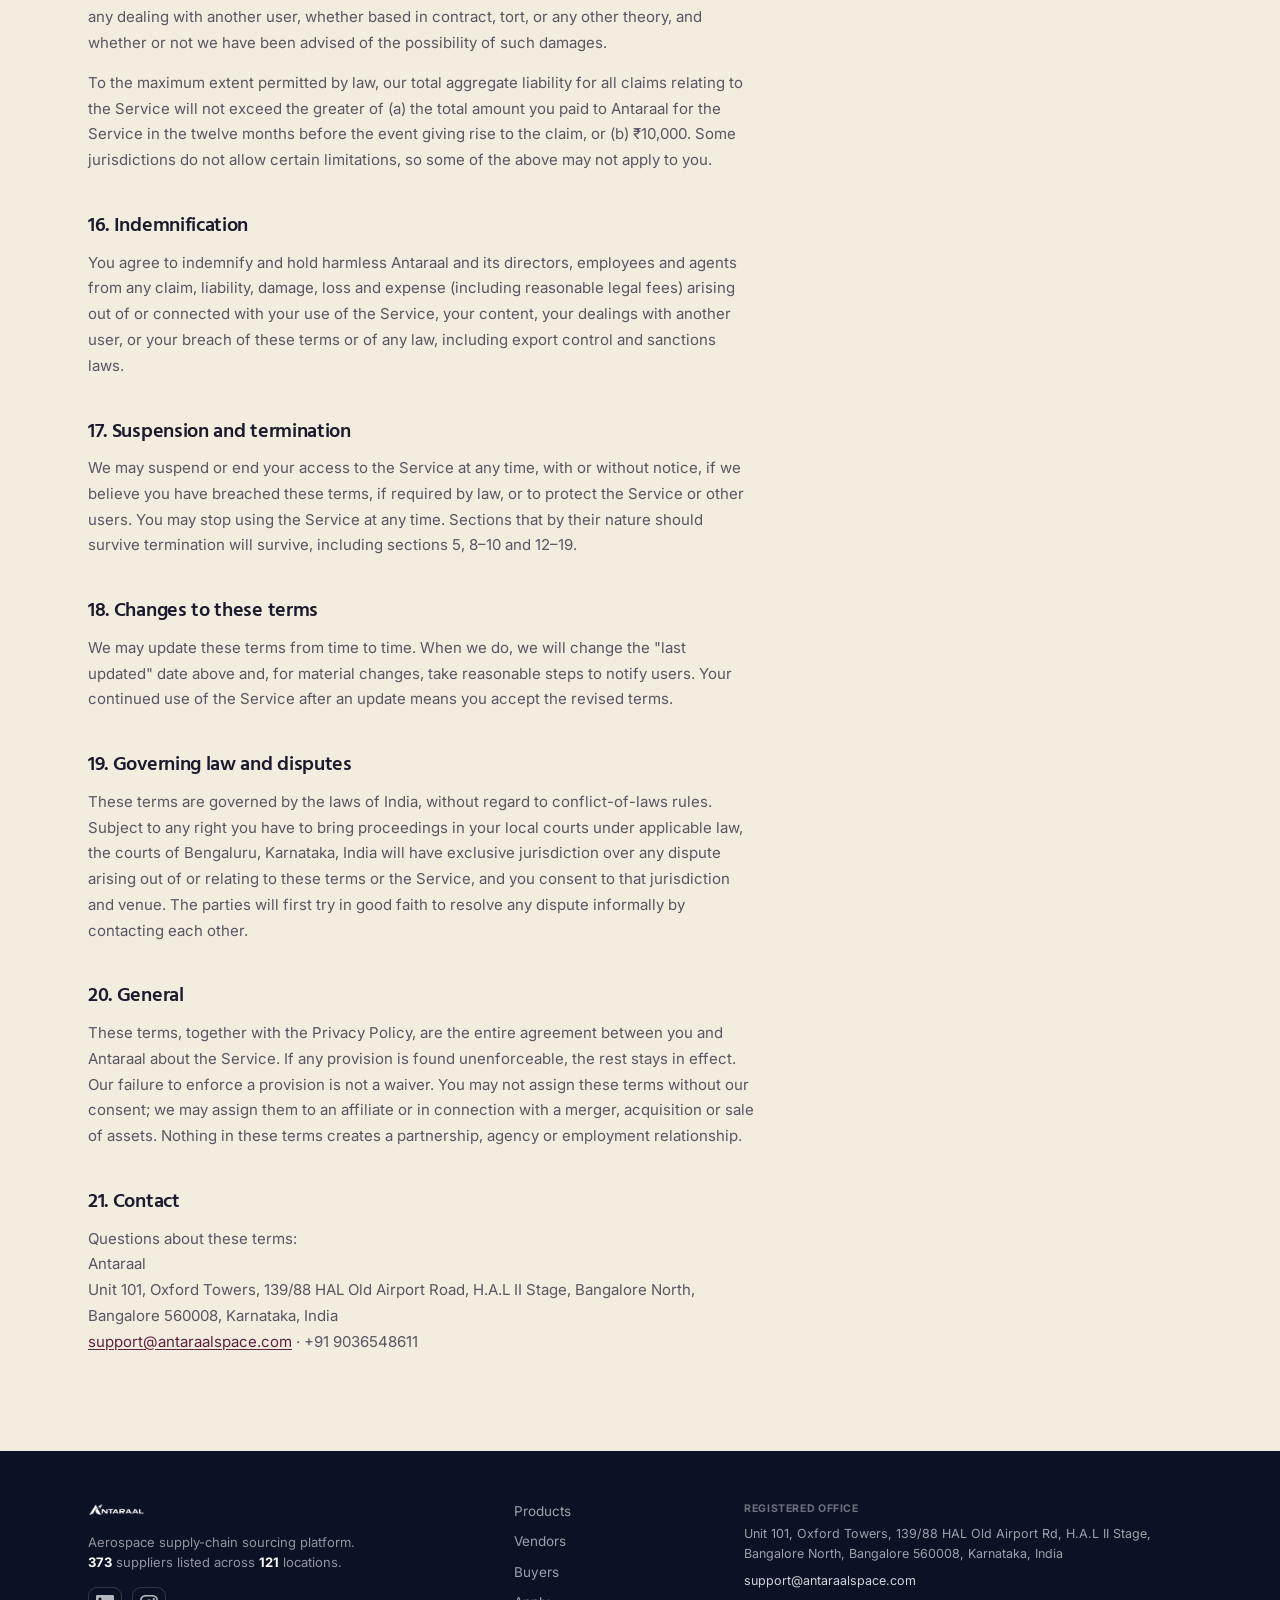
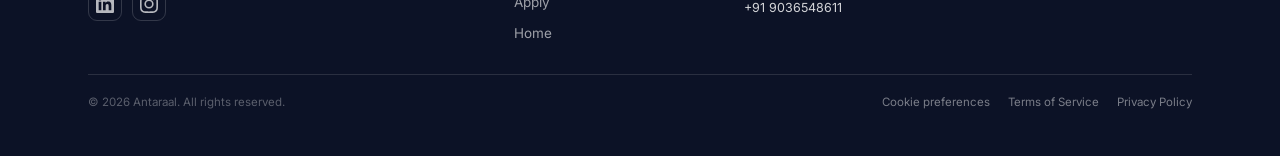
<file: terms.html>
<!doctype html>
<html lang="en">
<head>
<meta charset="utf-8">
<meta name="viewport" content="width=device-width, initial-scale=1">
<title>Terms of Service — Antaraal</title>
<meta name="description" content="The terms that govern use of the Antaraal aerospace sourcing platform.">
<meta name="robots" content="index,follow">
<link rel="icon" href="m/antaraal-logo.png">
<link rel="stylesheet" href="app/app.css?v=30">
</head>
<body>
<main id="app">
  <div class="wrap">

    <div class="phead">
      <p class="phead__kicker">Legal</p>
      <h1>Terms of Service</h1>
      <p>The agreement between you and Antaraal for use of this website and the
         sourcing platform it provides.</p>
    </div>

    <div class="legal">
      <p class="legal__meta">Last updated 7 September 2026 · Effective 7 September 2026</p>

      <div class="legal__note">
        Antaraal is an early-access product. Some features described here — accounts,
        submitted applications and requirements — currently run as a demonstration and
        store what you enter in your own browser only; nothing is sent to a server until
        we say so on the relevant page. These terms still apply to your use of the site.
      </div>

      <div class="legal__toc" aria-label="Contents">
        <p>Contents</p>
        <ol>
          <li><a href="#about">About Antaraal</a></li>
          <li><a href="#accept">Acceptance</a></li>
          <li><a href="#eligibility">Eligibility</a></li>
          <li><a href="#accounts">Accounts and submissions</a></li>
          <li><a href="#role">Our role</a></li>
          <li><a href="#listings">Vendor listings</a></li>
          <li><a href="#buyers">Buyer requirements and RFQs</a></li>
          <li><a href="#diligence">Your due diligence</a></li>
          <li><a href="#airworthiness">Parts, certification and airworthiness</a></li>
          <li><a href="#export">Export control and sanctions</a></li>
          <li><a href="#acceptable-use">Acceptable use</a></li>
          <li><a href="#ip">Intellectual property</a></li>
          <li><a href="#thirdparty">Third-party links and services</a></li>
          <li><a href="#disclaimer">Disclaimers</a></li>
          <li><a href="#liability">Limitation of liability</a></li>
          <li><a href="#indemnity">Indemnification</a></li>
          <li><a href="#termination">Suspension and termination</a></li>
          <li><a href="#changes">Changes to these terms</a></li>
          <li><a href="#law">Governing law and disputes</a></li>
          <li><a href="#general">General</a></li>
          <li><a href="#contact">Contact</a></li>
        </ol>
      </div>

      <h2 id="about">1. About Antaraal</h2>
      <p>Antaraal ("Antaraal", "we", "us", "our") operates an online platform that helps
        aerospace buyers discover manufacturing and special-process suppliers, compare
        their published capabilities and certifications, and start sourcing conversations.
        The platform is operated from Unit 101, Oxford Towers, 139/88 HAL Old Airport Road,
        H.A.L II Stage, Bangalore North, Bangalore 560008, Karnataka, India.</p>
      <p>"Platform" or "Service" means this website and any related pages, tools, content
        and communications we provide. "You" means the person using the Service and, where
        you act for an organisation, that organisation.</p>

      <h2 id="accept">2. Acceptance</h2>
      <p>By accessing or using the Service you agree to these Terms of Service and to our
        <a href="privacy.html">Privacy Policy</a>, which is incorporated by reference. If
        you do not agree, do not use the Service. If you use the Service for an
        organisation, you confirm you are authorised to accept these terms on its behalf.</p>

      <h2 id="eligibility">3. Eligibility</h2>
      <p>The Service is intended for business use by people aged 18 or over who are acting
        for an airline, operator, OEM, MRO, manufacturer, distributor, defence team or
        other aerospace organisation. It is not intended for consumers or for personal use.</p>

      <h2 id="accounts">4. Accounts and submissions</h2>
      <p>Some features let you submit information — for example a vendor application, a
        buyer requirement, a request for a quote, or a newsletter sign-up. You must provide
        accurate, current and complete information and keep it up to date. You are
        responsible for everything submitted through your use of the Service and for
        maintaining the confidentiality of any credentials once accounts are available.</p>
      <p>While a feature is in demonstration mode, your entries may be stored only in your
        browser and may be lost if you clear site data or change device. Do not rely on
        the Service to retain anything important during this period.</p>

      <h2 id="role">5. Our role</h2>
      <p>Antaraal is a discovery and introduction platform. <strong>We are not a party to
        any transaction between a buyer and a vendor.</strong> We are not a broker, dealer,
        distributor, agent, freight forwarder, customs agent or manufacturer, and we do not
        take title to, inspect, store, ship or certify any part or product. We do not
        process payments between users.</p>
      <p>Any contract for the supply of parts or services is solely between the buyer and
        the vendor. We are not responsible for the performance, quality, legality, safety,
        traceability, timing, pricing or any other aspect of those dealings.</p>

      <h2 id="listings">6. Vendor listings</h2>
      <p>Many vendor listings are compiled from information that suppliers or third parties
        have made publicly available, including public directories and company websites.
        Listings may contain errors, be out of date, or be incomplete. A listing is not an
        endorsement, recommendation, or a representation that the vendor is suitable,
        solvent, available, or holds any particular approval.</p>
      <p>Where the Service shows a verification or certification status, that status
        reflects only what we have been able to record at a point in time and the method
        described on the relevant page. Antaraal's own vendor verification is not currently
        active; until it is, every supplier is shown as pending verification and you must
        confirm a vendor's approvals directly with the vendor and the issuing body.</p>
      <p>If you are a vendor and want a listing corrected, updated or removed, contact us at
        <a href="mailto:support@antaraalspace.com">support@antaraalspace.com</a>.</p>

      <h2 id="buyers">7. Buyer requirements and RFQs</h2>
      <p>When you publish a requirement or send a request for a quote, you authorise us to
        share the information in it with vendors so they can respond. Do not include
        classified information, controlled technical data, personal data you are not
        entitled to share, or anything you are not permitted to disclose. You are
        responsible for evaluating responses and for any award decision.</p>

      <h2 id="diligence">8. Your due diligence</h2>
      <p>You are responsible for your own due diligence on any counterparty and any part,
        including verifying identity, financial standing, quality systems, certifications,
        approvals, export status, and the authenticity and traceability of goods. Nothing
        on the Service replaces your own checks, your quality organisation's requirements,
        or the requirements of your regulator or customer.</p>

      <h2 id="airworthiness">9. Parts, certification and airworthiness</h2>
      <p>Antaraal does not determine or warrant the airworthiness, conformity, condition or
        certification of any part. Airworthiness determinations, acceptance of parts,
        release documentation (such as EASA Form 1, FAA 8130-3 or equivalent), and
        installation eligibility are the responsibility of the buyer, its quality
        organisation and the applicable approved organisations and authorities. Do not
        install or return a part to service based on information from the Service alone.</p>

      <h2 id="export">10. Export control and sanctions</h2>
      <p>Aerospace goods and technical data are frequently subject to export control and
        sanctions laws, including those of India, the United States (ITAR and EAR), the
        European Union, the United Kingdom and other jurisdictions. You are solely
        responsible for complying with all applicable export control, import, customs and
        sanctions laws in connection with your use of the Service and any resulting
        transaction. You must not use the Service to share controlled technical data with a
        person who is not authorised to receive it, or to deal with a sanctioned or denied
        party. Antaraal may decline or remove content or restrict access where we believe
        this is necessary to comply with these laws.</p>

      <h2 id="acceptable-use">11. Acceptable use</h2>
      <p>You agree not to:</p>
      <ul>
        <li>use the Service for anything unlawful, fraudulent, or in breach of a third
          party's rights;</li>
        <li>post information that is false, misleading, defamatory, or that impersonates
          another person or organisation;</li>
        <li>upload malware, or attempt to probe, scan, disrupt, overload or gain
          unauthorised access to the Service or its infrastructure;</li>
        <li>scrape, crawl, harvest, or bulk-download content except as expressly permitted,
          or use the Service to build a competing dataset or product;</li>
        <li>misuse contact details obtained through the Service, including for unsolicited
          marketing;</li>
        <li>remove or obscure any proprietary notice, or reverse engineer the Service.</li>
      </ul>

      <h2 id="ip">12. Intellectual property</h2>
      <p>The Service, including its design, text, graphics, logos and software, is owned by
        Antaraal or its licensors and is protected by intellectual property laws. We grant
        you a limited, revocable, non-exclusive, non-transferable licence to use the
        Service for its intended business purpose. You keep ownership of the content you
        submit, and you grant us a worldwide, royalty-free licence to host, use, reproduce
        and display that content as needed to operate and improve the Service and to share
        it with counterparties as described in these terms and the Privacy Policy.</p>
      <p>"Antaraal" and the Antaraal logo are marks of Antaraal. Other names and marks are
        the property of their respective owners and their use does not imply any
        affiliation or endorsement.</p>

      <h2 id="thirdparty">13. Third-party links and services</h2>
      <p>The Service may link to third-party websites and may use third-party services (for
        example analytics or hosting). We do not control those sites or services and are
        not responsible for their content, policies or practices. Your use of them is at
        your own risk and subject to their terms.</p>

      <h2 id="disclaimer">14. Disclaimers</h2>
      <p>The Service and all content are provided <strong>"as is" and "as available"</strong>
        without warranties of any kind, whether express, implied or statutory, including
        implied warranties of merchantability, fitness for a particular purpose, accuracy,
        and non-infringement. We do not warrant that the Service will be uninterrupted,
        secure or error-free, that defects will be corrected, or that any information,
        listing, count, status or estimate is accurate, complete or current.</p>

      <h2 id="liability">15. Limitation of liability</h2>
      <p>To the maximum extent permitted by law, Antaraal and its directors, employees and
        agents will not be liable for any indirect, incidental, special, consequential,
        exemplary or punitive damages, or for any loss of profits, revenue, business,
        goodwill, data, or procurement of substitute goods, arising out of or relating to
        your use of, or inability to use, the Service or any dealing with another user,
        whether based in contract, tort, or any other theory, and whether or not we have
        been advised of the possibility of such damages.</p>
      <p>To the maximum extent permitted by law, our total aggregate liability for all
        claims relating to the Service will not exceed the greater of (a) the total amount
        you paid to Antaraal for the Service in the twelve months before the event giving
        rise to the claim, or (b) ₹10,000. Some jurisdictions do not allow certain
        limitations, so some of the above may not apply to you.</p>

      <h2 id="indemnity">16. Indemnification</h2>
      <p>You agree to indemnify and hold harmless Antaraal and its directors, employees and
        agents from any claim, liability, damage, loss and expense (including reasonable
        legal fees) arising out of or connected with your use of the Service, your content,
        your dealings with another user, or your breach of these terms or of any law,
        including export control and sanctions laws.</p>

      <h2 id="termination">17. Suspension and termination</h2>
      <p>We may suspend or end your access to the Service at any time, with or without
        notice, if we believe you have breached these terms, if required by law, or to
        protect the Service or other users. You may stop using the Service at any time.
        Sections that by their nature should survive termination will survive, including
        sections 5, 8–10 and 12–19.</p>

      <h2 id="changes">18. Changes to these terms</h2>
      <p>We may update these terms from time to time. When we do, we will change the "last
        updated" date above and, for material changes, take reasonable steps to notify
        users. Your continued use of the Service after an update means you accept the
        revised terms.</p>

      <h2 id="law">19. Governing law and disputes</h2>
      <p>These terms are governed by the laws of India, without regard to conflict-of-laws
        rules. Subject to any right you have to bring proceedings in your local courts under
        applicable law, the courts of Bengaluru, Karnataka, India will have exclusive
        jurisdiction over any dispute arising out of or relating to these terms or the
        Service, and you consent to that jurisdiction and venue. The parties will first try
        in good faith to resolve any dispute informally by contacting each other.</p>

      <h2 id="general">20. General</h2>
      <p>These terms, together with the Privacy Policy, are the entire agreement between you
        and Antaraal about the Service. If any provision is found unenforceable, the rest
        stays in effect. Our failure to enforce a provision is not a waiver. You may not
        assign these terms without our consent; we may assign them to an affiliate or in
        connection with a merger, acquisition or sale of assets. Nothing in these terms
        creates a partnership, agency or employment relationship.</p>

      <h2 id="contact">21. Contact</h2>
      <p>Questions about these terms:<br>
        Antaraal<br>
        Unit 101, Oxford Towers, 139/88 HAL Old Airport Road, H.A.L II Stage,
        Bangalore North, Bangalore 560008, Karnataka, India<br>
        <a href="mailto:support@antaraalspace.com">support@antaraalspace.com</a> ·
        +91 9036548611</p>
    </div>

  </div>
</main>

<script src="app/stats.js?v=30"></script>
<script src="app/data.js?v=30"></script>
<script src="app/app.js?v=30"></script>
</body>
</html>
</file>
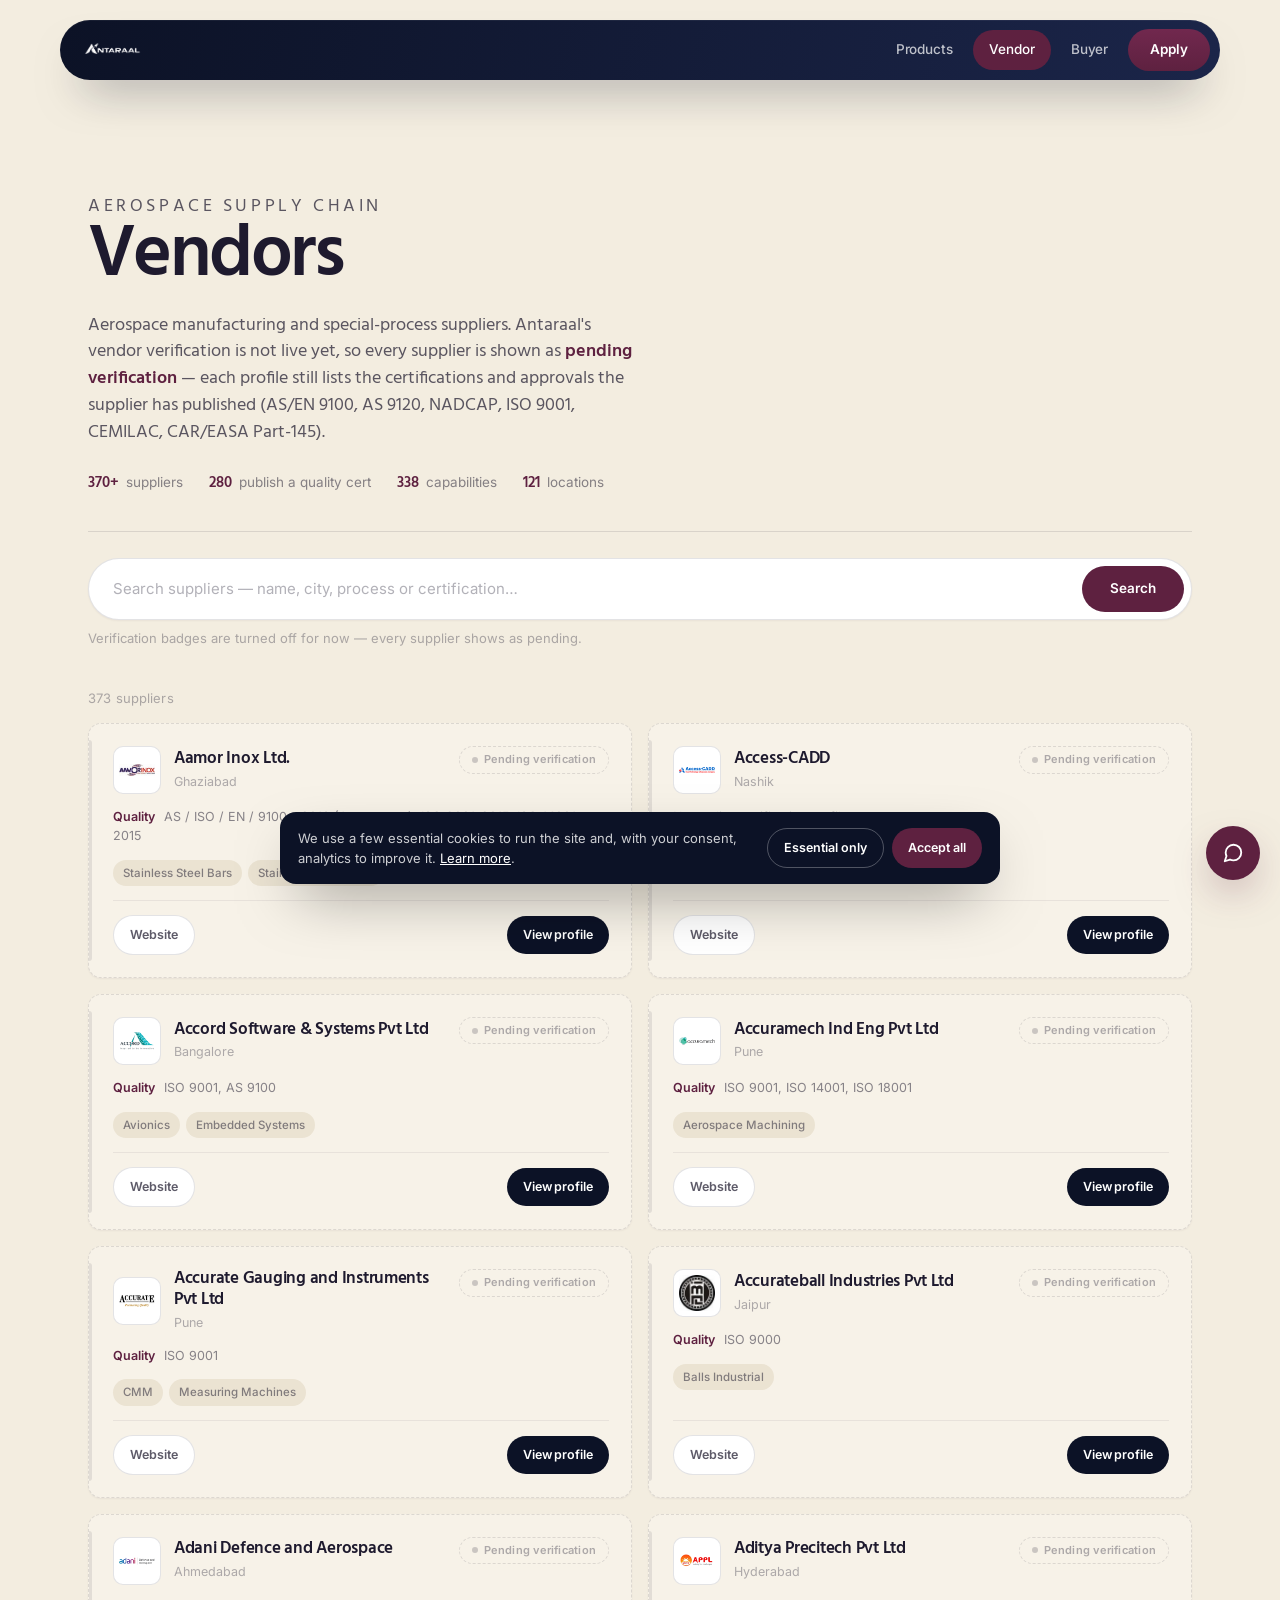
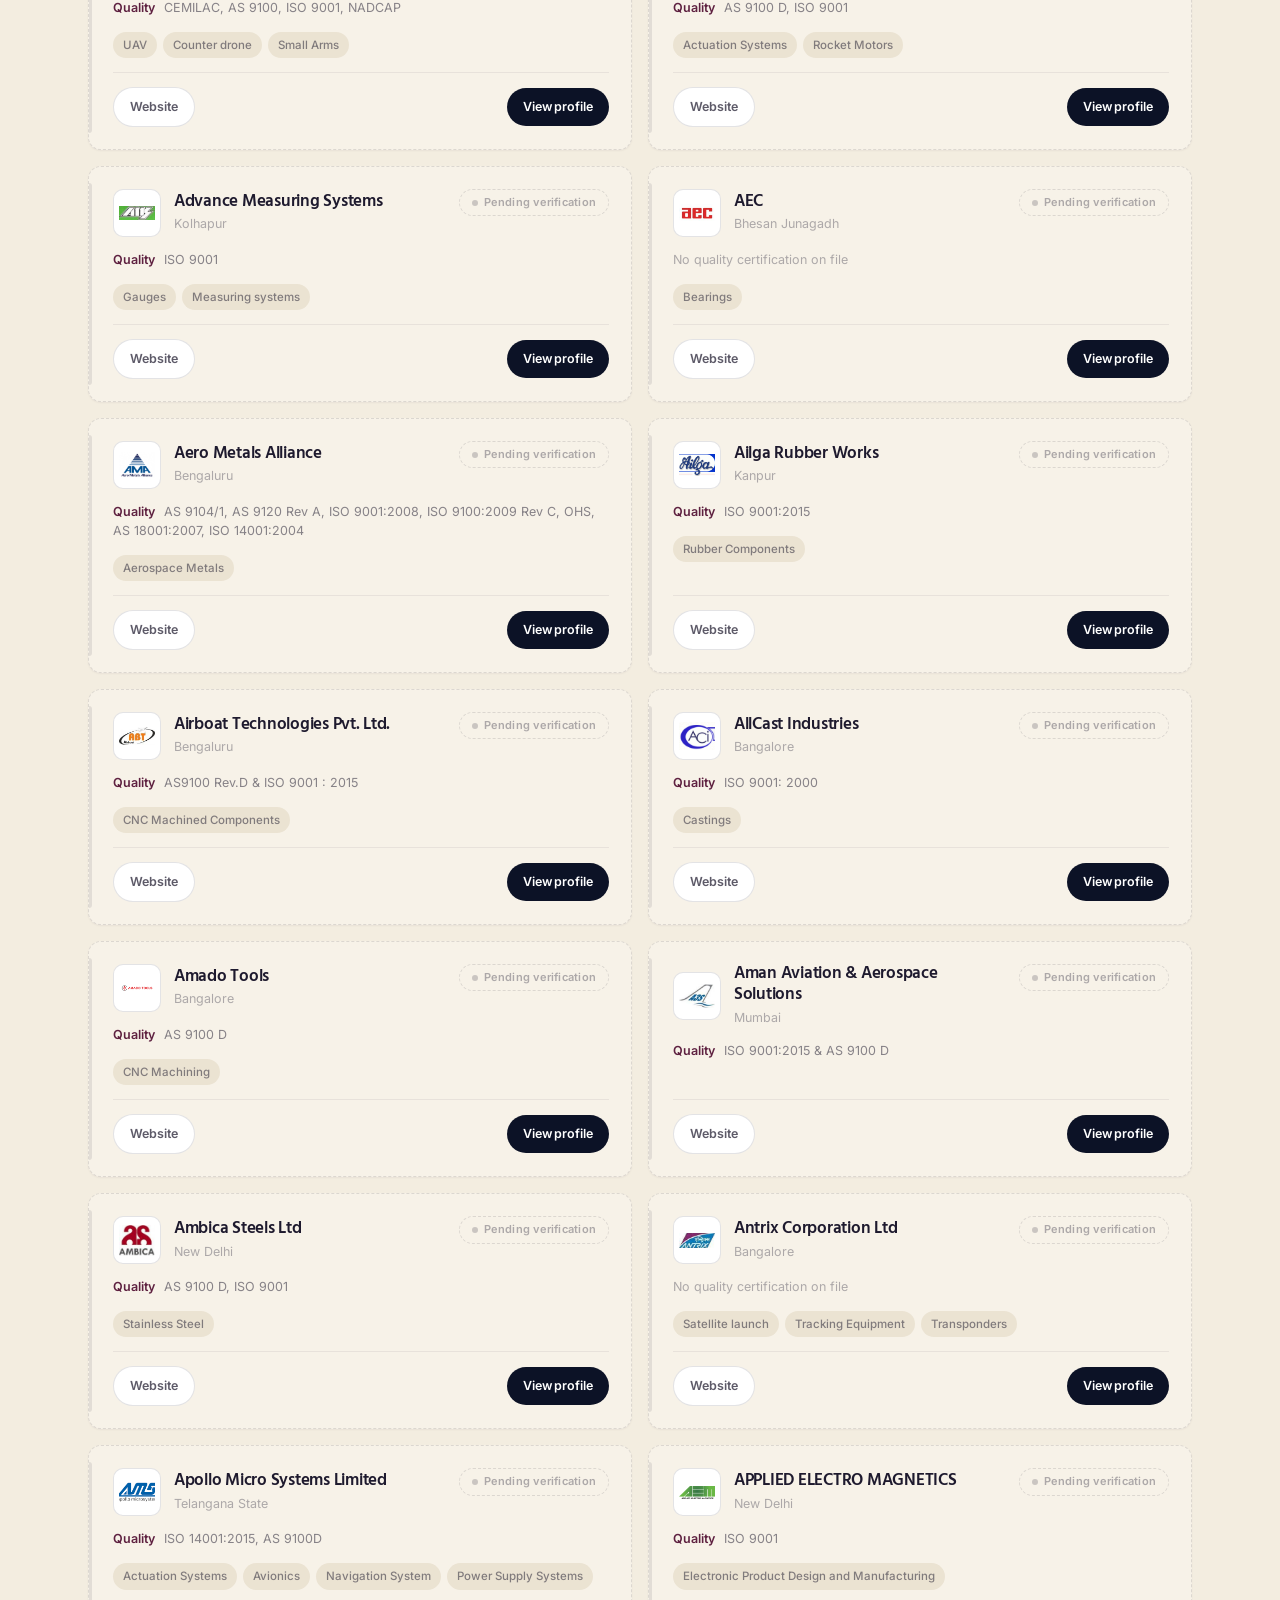
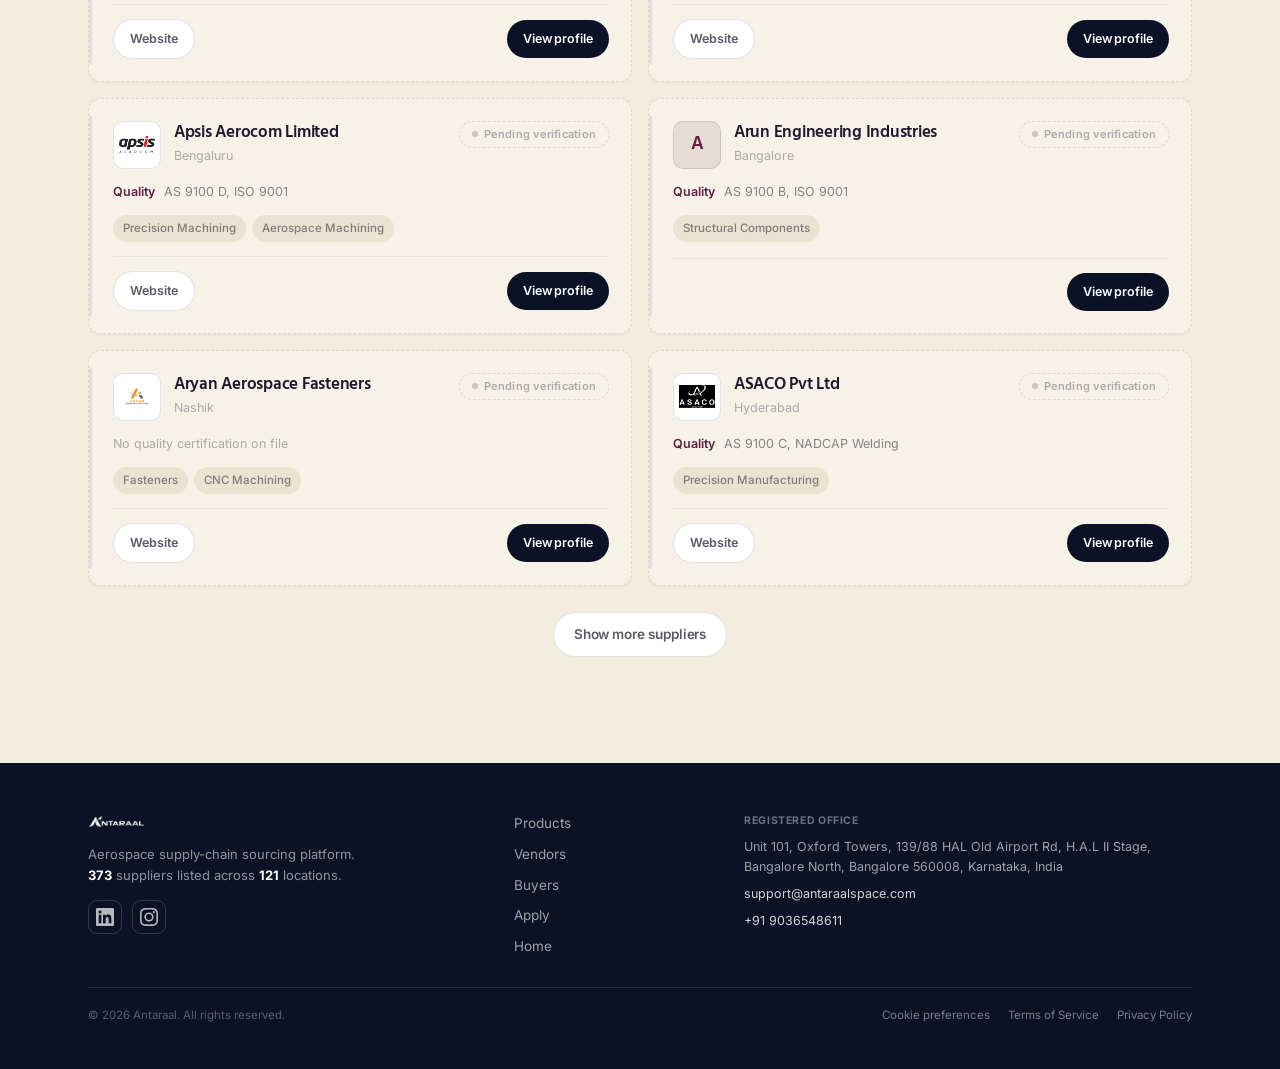
<file: vendors.html>
<!doctype html>
<html lang="en">
<head>
<meta charset="utf-8">
<meta name="viewport" content="width=device-width, initial-scale=1">
<title>Vendors — Antaraal</title>
<meta name="description" content="Aerospace supplier directory — verified manufacturing and special-process capabilities, certifications, lead times and locations.">
<link rel="icon" href="m/antaraal-logo.png">
<link rel="stylesheet" href="app/app.css?v=30">
</head>
<body>
<main id="app">
  <div class="wrap">

    <div class="phead">
      <p class="phead__kicker">Aerospace supply chain</p>
      <h1>Vendors</h1>
      <p>Aerospace manufacturing and special-process suppliers. Antaraal's vendor
         verification is not live yet, so every supplier is shown as
         <b>pending verification</b> — each profile still lists the certifications
         and approvals the supplier has published (AS/EN&nbsp;9100, AS&nbsp;9120,
         NADCAP, ISO&nbsp;9001, CEMILAC, CAR/EASA&nbsp;Part-145).</p>
      <div class="catstat" id="vstat"></div>
    </div>

    <div class="catbar">
      <form class="search" id="searchForm" role="search">
        <input class="search__input" id="q" type="search"
               placeholder="Search suppliers — name, city, process or certification…" autocomplete="off">
        <button class="search__btn" type="submit">Search</button>
      </form>
      <div class="fieldnote" id="fieldnote" hidden>
        <span>Filtered to <b id="fieldName"></b></span>
        <a href="products.html">Browse all capabilities</a>
      </div>
      <div class="chips" id="filter">
        <button class="chip chip--active" data-f="all">All</button>
        <button class="chip" data-f="verified">Aerospace-verified</button>
        <button class="chip" data-f="iso">ISO 9001</button>
        <button class="chip" data-f="pending">Pending verification</button>
      </div>
      <p class="muted" id="certnote" style="margin:8px 0 0;font-size:13px" hidden>
        Verification badges are turned off for now — every supplier shows as pending.
      </p>
    </div>

    <section>
      <p class="muted" id="resultCount" style="margin:0 0 14px"></p>
      <div class="grid grid--2" id="list"></div>
      <div style="text-align:center;margin-top:26px">
        <button class="btn btn--ghost" id="more" hidden>Show more suppliers</button>
      </div>
    </section>

  </div>
</main>

<script src="app/vendors.js?v=30"></script>
<script src="app/data.js?v=30"></script>
<script src="app/app.js?v=30"></script>
<script>
(function () {
  var A = window.Antaraal;
  var ALL = (window.ANTARAAL_VENDORS && window.ANTARAAL_VENDORS.length)
    ? window.ANTARAAL_VENDORS : (A.data.vendors || []);

  var PAGE = 24;
  var state = { q: "", filter: "all", field: null, shown: PAGE };

  /* verification is not live — collapse the badge filters, all vendors are pending */
  if (!A.verificationLive) {
    var fw = document.getElementById("filter");
    fw.querySelectorAll('[data-f="verified"],[data-f="iso"],[data-f="pending"]').forEach(function (b) { b.remove(); });
    fw.hidden = true;
    document.getElementById("certnote").hidden = false;
  }

  var field = new URLSearchParams(location.search).get("field");
  if (field) {
    state.field = field.toLowerCase();
    document.getElementById("fieldName").textContent = field;
    document.getElementById("fieldnote").hidden = false;
  }

  function levelOf(v) {
    if (!A.verificationLive) return "none";              // verification not live yet
    if (v.certLevel) return v.certLevel;                 // aerospace | iso | none
    return v.verified ? "aerospace" : (v.certText ? "iso" : "none");
  }

  function matches(v) {
    var lvl = levelOf(v);
    if (state.filter === "verified" && lvl !== "aerospace") return false;
    if (state.filter === "iso" && lvl !== "iso") return false;
    if (state.filter === "pending" && lvl !== "none") return false;
    if (state.field) {
      var f = state.field;
      var ok = (v.categories || []).some(function (c) {
        c = c.toLowerCase(); return c.indexOf(f) > -1 || f.indexOf(c) > -1;
      });
      if (!ok) return false;
    }
    if (state.q) {
      var s = state.q.toLowerCase();
      var hay = (v.name + " " + (v.address || "") + " " + (v.location || "") + " " +
                 (v.categories || []).join(" ") + " " + (v.certText || "") + " " +
                 (v.activities || "")).toLowerCase();
      if (hay.indexOf(s) === -1) return false;
    }
    return true;
  }

  function badge(v) {
    var lvl = levelOf(v);
    if (lvl === "aerospace") return '<span class="badge badge--verified">Verified</span>';
    if (lvl === "iso")       return '<span class="badge badge--iso">ISO 9001</span>';
    return '<span class="badge badge--unverified">Pending verification</span>';
  }

  function perfChips(v) {
    var out = [];
    if (v.leadTime)     out.push('<span class="perf">Lead ' + A.esc(v.leadTime) + "</span>");
    if (v.deliveryTime) out.push('<span class="perf">Delivery ' + A.esc(v.deliveryTime) + "</span>");
    if (v.otd)          out.push('<span class="perf perf--otd">' + A.esc(v.otd) + "% on-time</span>");
    return out.length ? '<div class="perfrow">' + out.join("") + "</div>" : "";
  }

  function tags(list, n) {
    list = list || [];
    var shown = list.slice(0, n).map(function (c) {
      return '<a class="minitag" href="vendors.html?field=' + encodeURIComponent(c) + '">' + A.esc(c) + "</a>";
    });
    if (list.length > n) shown.push('<span class="minitag minitag--more">+' + (list.length - n) + "</span>");
    return shown.join("");
  }

  function card(v) {
    var lvl = levelOf(v);
    var loc = v.location || "";
    return (
      '<article class="card vcard vcard--' + lvl + '">' +
        '<div class="vcard__head">' +
          '<div class="vcard__id">' +
            (v.logo
              ? '<img class="vcard__logo" src="' + A.esc(v.logo) + '" alt="" loading="lazy">'
              : '<div class="vcard__logo vcard__logo--ph">' + A.esc(v.name.charAt(0)) + "</div>") +
            "<div>" +
              '<h3 class="vcard__name">' + A.esc(v.name) + "</h3>" +
              (loc ? '<div class="vcard__loc">' + A.esc(loc) + "</div>" : "") +
            "</div>" +
          "</div>" + badge(v) +
        "</div>" +

        (v.certText
          ? '<p class="vcard__cert"><b>' + (lvl === "aerospace" ? "Aerospace" : "Quality") + "</b> " + A.esc(v.certText) + "</p>"
          : '<p class="vcard__cert vcard__cert--none">No quality certification on file</p>') +

        perfChips(v) +
        '<div class="minitags">' + tags(v.categories, 4) + "</div>" +

        '<div class="card__foot">' +
          (v.website
            ? '<a class="btn btn--ghost btn--sm" href="' + A.esc(v.website) + '" target="_blank" rel="noopener">Website</a>'
            : "<span></span>") +
          '<button class="btn btn--dark btn--sm" data-profile="' + A.esc(v.id) + '">View profile</button>' +
        "</div>" +
      "</article>"
    );
  }

  function row(k, v) { return '<div class="prof__row"><span class="prof__k">' + k + "</span><span>" + v + "</span></div>"; }

  function profile(v) {
    var lvl = levelOf(v);
    var box = A.h('<div></div>');

    var deliveryVal;
    if (v.leadTime || v.deliveryTime || v.otd) {
      deliveryVal = (v.leadTime ? "Typical lead time <b>" + A.esc(v.leadTime) + "</b>. " : "") +
                    (v.deliveryTime ? "Delivery <b>" + A.esc(v.deliveryTime) + "</b>. " : "") +
                    (v.otd ? "On-time delivery <b>" + A.esc(v.otd) + "%</b>. " : "") +
                    "Firm dates confirmed per RFQ.";
    } else {
      deliveryVal = "Lead and delivery times are confirmed per RFQ. " +
                    "<a href='apply.html'>Request a quote</a> for committed dates.";
    }

    box.innerHTML =
      '<div class="prof">' +
        '<div class="prof__head">' +
          (v.logo ? '<img class="prof__logo" src="' + A.esc(v.logo) + '" alt="">' : "") +
          "<div>" + badge(v) +
            (v.address ? '<p class="prof__addr">' + A.esc(v.address) + "</p>" : "") +
          "</div>" +
        "</div>" +
        (v.specialisation ? row("Specialisation", A.esc(v.specialisation)) : "") +
        (v.location ? row("Location", A.esc(v.location)) : "") +
        (v.certText ? row(lvl === "aerospace" ? "Aerospace approvals" : "Certifications", A.esc(v.certText)) : "") +
        ((v.categories || []).length
          ? '<div class="prof__row"><span class="prof__k">Capabilities</span><span class="prof__tags">' +
            v.categories.map(function (c) {
              return '<a class="minitag" href="vendors.html?field=' + encodeURIComponent(c) + '">' + A.esc(c) + "</a>";
            }).join("") + "</span></div>"
          : "") +
        row("Delivery & lead time", deliveryVal) +
        (v.website ? '<div class="prof__row"><span class="prof__k">Website</span><a href="' + A.esc(v.website) + '" target="_blank" rel="noopener">' + A.esc(v.websiteLabel || v.website) + "</a></div>" : "") +
        (v.contact ? row("Contact", A.esc(v.contact)) : "") +
        (v.activities ? '<div class="prof__act"><span class="prof__k">Capability statement</span><p>' + A.esc(v.activities).replace(/\n\n/g, "</p><p>") + "</p></div>" : "") +
        '<div class="card__foot" style="margin-top:6px">' +
          '<a class="btn btn--ghost btn--sm" href="buyers.html">See open requirements</a>' +
          '<a class="btn btn--green btn--sm" href="apply.html">Request a quote</a>' +
        "</div>" +
      "</div>";
    return box;
  }

  var vById = {}; ALL.forEach(function (v) { vById[v.id] = v; });

  function render(reset) {
    if (reset) state.shown = PAGE;
    var hits = ALL.filter(matches);
    var slice = hits.slice(0, state.shown);
    document.getElementById("list").innerHTML = slice.length
      ? slice.map(card).join("")
      : '<div class="empty">' +
        (state.field
          ? "No listed suppliers for <b>" + A.esc(field) + "</b> yet. <a href='apply.html'>Apply as a vendor</a>."
          : "No suppliers match your search.") + "</div>";

    var labels = { verified: "aerospace-verified", iso: "ISO 9001", pending: "pending verification" };
    document.getElementById("resultCount").textContent =
      hits.length + " supplier" + (hits.length === 1 ? "" : "s") +
      (state.field ? " in " + field : "") +
      (state.filter !== "all" ? " · " + (labels[state.filter] || state.filter) : "");
    document.getElementById("more").hidden = state.shown >= hits.length;
  }

  var s = A.stats();
  document.getElementById("vstat").innerHTML =
    '<span><b data-az-stat="vendors">' + s.vendors + "</b> suppliers</span>" +
    (A.verificationLive
      ? '<span><b data-az-stat="verified">' + s.verified + "</b> aerospace-verified</span>"
      : '<span><b>' + (s.certified || 0) + "</b> publish a quality cert</span>") +
    '<span><b data-az-stat="capabilities">' + s.capabilities + "</b> capabilities</span>" +
    '<span><b data-az-stat="locations">' + s.locations + "</b> locations</span>";

  document.getElementById("searchForm").addEventListener("submit", function (e) {
    e.preventDefault(); state.q = document.getElementById("q").value.trim(); render(true);
  });
  var t;
  document.getElementById("q").addEventListener("input", function (e) {
    clearTimeout(t); var val = e.target.value.trim();
    t = setTimeout(function () { state.q = val; render(true); }, 160);
  });
  document.getElementById("filter").addEventListener("click", function (e) {
    var b = e.target.closest("[data-f]"); if (!b) return;
    state.filter = b.dataset.f;
    Array.prototype.forEach.call(this.children, function (c) { c.classList.toggle("chip--active", c === b); });
    render(true);
  });
  document.getElementById("more").addEventListener("click", function () { state.shown += PAGE; render(); });
  document.getElementById("list").addEventListener("click", function (e) {
    var b = e.target.closest("[data-profile]"); if (!b) return;
    var v = vById[b.dataset.profile];
    if (v) A.modal(v.name, profile(v));
  });

  render();
})();
</script>
</body>
</html>
</file>
<file: app/app.css>
/* ===========================================================================
   Antaraal — shared styles for Products / Vendor / Buyer / Apply
   Theme: warm ivory ground, deep wine accent, dark navy chrome.
   =========================================================================== */
@import url("https://fonts.googleapis.com/css2?family=Hind:wght@300;400;500;600;700&family=Inter:wght@400;450;500;600;700&display=swap");

:root{
  --wine:#5E2140;
  --wine-2:#71284E;
  --wine-deep:#411629;
  --wine-ink:#FFFFFF;
  --wine-soft:rgba(94,33,64,.10);
  --wine-line:rgba(94,33,64,.28);

  --navy:#0C1226;
  --navy-2:#1B2549;

  --ink:#1E1A2E;
  --ink-70:rgba(30,26,46,.72);
  --ink-50:rgba(30,26,46,.52);
  --ink-35:rgba(30,26,46,.34);

  --cream:#F3EDE0;
  --cream-2:#EBE3D2;
  --card:#FBF7EF;
  --line:rgba(30,26,46,.12);
  --line-soft:rgba(30,26,46,.07);

  /* legacy aliases so older rules keep working */
  --green:var(--wine);
  --green-ink:var(--wine-ink);
  --green-deep:var(--wine);
  --paper:var(--cream);
  --paper-2:var(--cream-2);
  --dark:var(--navy);
  --ink-80:var(--ink-70);
  --ink-60:var(--ink-50);
  --ink-40:var(--ink-35);

  --shadow-sm:0 1px 2px rgba(30,26,46,.05);
  --shadow:0 2px 6px rgba(30,26,46,.04), 0 22px 46px -24px rgba(30,26,46,.28);

  --font-display:"Hind","Inter",-apple-system,BlinkMacSystemFont,"Segoe UI",sans-serif;
  --font-body:"Inter",-apple-system,BlinkMacSystemFont,"Segoe UI",Roboto,sans-serif;

  --r:13px;
  --maxw:1160px;
}

*,*::before,*::after{box-sizing:border-box}
html{-webkit-text-size-adjust:100%;scroll-behavior:smooth}
body{
  margin:0;font-family:var(--font-body);font-size:15px;
  color:var(--ink);background:var(--cream);line-height:1.6;
  -webkit-font-smoothing:antialiased;text-rendering:optimizeLegibility;
}
img{max-width:100%;display:block}
a{color:inherit;text-decoration:none}
button,input,select,textarea{font:inherit;color:inherit}
[hidden]{display:none!important}
::selection{background:var(--wine);color:#fff}

h1,h2,h3,h4{font-family:var(--font-display);font-weight:600;letter-spacing:-.02em;line-height:1.1;color:var(--ink)}

.wrap{max-width:var(--maxw);margin:0 auto;padding:0 28px}
.muted{color:var(--ink-35)}

/* ---------- top navigation ---------- */
.nav{position:sticky;top:0;z-index:60;padding:20px 28px;pointer-events:none}
.nav__inner{
  pointer-events:auto;max-width:var(--maxw);margin:0 auto;
  display:flex;align-items:center;gap:14px;
  background:linear-gradient(105deg,var(--navy) 0%,var(--navy-2) 100%);
  border-radius:999px;padding:9px 10px 9px 24px;
  box-shadow:0 1px 0 rgba(255,255,255,.05) inset, 0 24px 46px -22px rgba(12,18,38,.6);
}
.nav__logo{display:flex;align-items:center;height:20px}
.nav__logo img{height:19px;width:auto}
.nav__spacer{flex:1}
.nav__links{display:flex;align-items:center;gap:4px}
.nav__link{
  color:rgba(255,255,255,.72);font-size:13.5px;font-weight:500;letter-spacing:-.005em;
  padding:9px 16px;border-radius:999px;transition:background .18s ease,color .18s ease;
}
.nav__link:hover{color:#fff;background:rgba(255,255,255,.09)}
.nav__link--active{color:#fff;background:var(--wine)}
.nav__cta{
  background:linear-gradient(180deg,var(--wine-2),var(--wine));color:#fff;
  font-weight:600;font-size:13.5px;letter-spacing:-.005em;
  padding:10px 22px;border-radius:999px;
  transition:filter .18s ease,transform .18s ease;
}
.nav__cta:hover{filter:brightness(1.08);transform:translateY(-1px)}
.nav__burger{display:none;background:none;border:0;color:#fff;padding:8px;cursor:pointer}

@media (max-width:860px){
  .nav{padding:14px}
  .nav__links{
    position:absolute;left:14px;right:14px;top:66px;
    flex-direction:column;align-items:stretch;gap:4px;
    background:var(--navy);border-radius:20px;padding:12px;
    box-shadow:0 28px 56px -22px rgba(0,0,0,.55);
  }
  .nav__links[hidden]{display:none!important}
  .nav__link,.nav__cta{text-align:center;padding:12px 16px}
  .nav__burger{display:block}
  .nav__cta{margin-top:6px}
}

/* ---------- page header ---------- */
.phead{padding:74px 0 36px;border-bottom:1px solid var(--line)}

.phead__kicker{
  font-family:var(--font-body);font-size:11.5px;font-weight:600;letter-spacing:.2em;
  text-transform:uppercase;color:var(--wine);margin:0 0 18px
}
.phead h1{font-size:clamp(2.8rem,6.5vw,4.6rem);font-weight:600;letter-spacing:-.035em;line-height:.98;margin:0}
.phead p{
  max-width:56ch;margin:20px 0 0;font-family:var(--font-display);font-weight:400;
  font-size:1.12rem;color:var(--ink-70);line-height:1.5
}
.phead p b{color:var(--wine);font-weight:600}

section{padding:34px 0}
.section-title{font-size:1.5rem;font-weight:600;letter-spacing:-.02em;margin:0 0 20px}

/* ---------- search ---------- */
.catbar{padding:26px 0 6px}
.search{
  display:flex;gap:8px;align-items:stretch;
  background:#fff;border:1px solid var(--line);
  border-radius:999px;padding:7px 7px 7px 22px;box-shadow:var(--shadow-sm);
}
.search:focus-within{border-color:var(--wine-line)}
.search__mode{
  border:0;background:transparent;font-weight:600;font-size:13.5px;
  padding:0 14px 0 0;margin-right:8px;border-right:1px solid var(--line);cursor:pointer;outline:none
}
.search__input{flex:1;min-width:120px;border:0;background:transparent;outline:none;font-size:15px}
.search__input::placeholder{color:var(--ink-35)}
.search__btn{
  border:0;background:var(--wine);color:#fff;font-weight:600;font-size:13.5px;
  padding:12px 28px;border-radius:999px;cursor:pointer;transition:filter .16s;white-space:nowrap
}
.search__btn:hover{filter:brightness(1.08)}
.search__btn--ghost{background:transparent;border:1px solid var(--line);color:var(--ink-50)}
.search__btn--ghost:hover{border-color:var(--wine);color:var(--wine);filter:none}

.chips{display:flex;flex-wrap:wrap;gap:8px;margin-top:16px}
.chip{
  border:1px solid var(--line);background:#fff;
  padding:7px 15px;border-radius:999px;font-size:13px;font-weight:500;cursor:pointer;
  color:var(--ink-50);transition:all .15s ease
}
.chip:hover{border-color:var(--wine-line);color:var(--wine)}
.chip--active{background:var(--wine);color:#fff;border-color:var(--wine)}

/* ---------- grids / cards ---------- */
.grid{display:grid;gap:16px}
.grid--3{grid-template-columns:repeat(3,1fr)}
.grid--2{grid-template-columns:repeat(2,1fr)}
@media (max-width:900px){.grid--3{grid-template-columns:repeat(2,1fr)}}
@media (max-width:640px){.grid--3,.grid--2{grid-template-columns:1fr}}

.card{
  background:var(--card);border:1px solid var(--line);border-radius:var(--r);
  padding:22px;box-shadow:var(--shadow-sm);
  display:flex;flex-direction:column;gap:13px;
  transition:box-shadow .2s ease,border-color .2s ease,transform .2s ease
}
.card:hover{box-shadow:var(--shadow);transform:translateY(-2px)}
.card__eyebrow{font-size:11px;font-weight:600;letter-spacing:.1em;text-transform:uppercase;color:var(--ink-35)}
.card__title{font-size:1.12rem;font-weight:600;letter-spacing:-.015em;margin:0;line-height:1.25}
.card__meta{display:flex;flex-wrap:wrap;gap:4px 16px;font-size:13px;color:var(--ink-50)}
.card__meta b{color:var(--ink);font-weight:600}
.card__foot{
  margin-top:auto;display:flex;align-items:center;justify-content:space-between;gap:10px;
  padding-top:14px;border-top:1px solid var(--line-soft)
}

/* ---------- badges / buttons ---------- */
.badge{
  display:inline-flex;align-items:center;gap:6px;
  font-size:11px;font-weight:600;letter-spacing:.02em;
  padding:5px 12px;border-radius:999px;white-space:nowrap;line-height:1.4
}
.badge--verified{background:#fff;color:var(--wine);border:1px solid var(--wine-line)}
.badge--verified::before{
  content:"✓";font-size:9px;font-weight:800;color:#fff;background:var(--wine);
  width:14px;height:14px;border-radius:50%;display:grid;place-items:center
}
.badge--iso{background:var(--cream-2);color:var(--ink-50);border:1px solid var(--line)}
.badge--iso::before{content:"";width:6px;height:6px;border-radius:50%;background:var(--ink-50)}
.badge--unverified{background:transparent;color:var(--ink-35);border:1px dashed var(--line)}
.badge--unverified::before{content:"";width:6px;height:6px;border-radius:50%;background:var(--ink-35);opacity:.6}
.badge--private{background:var(--navy);color:#fff}
.badge--open{background:var(--wine-soft);color:var(--wine)}

.btn{
  border:0;cursor:pointer;font-weight:600;font-size:13.5px;letter-spacing:-.005em;
  padding:11px 20px;border-radius:999px;transition:all .16s ease;text-align:center;
  display:inline-block;text-decoration:none
}
.btn--green{background:var(--wine);color:#fff}
.btn--green:hover{filter:brightness(1.08);transform:translateY(-1px)}
.btn--dark{background:var(--navy);color:#fff}
.btn--dark:hover{filter:brightness(1.25)}
.btn--ghost{background:#fff;border:1px solid var(--line);color:var(--ink-70)}
.btn--ghost:hover{border-color:var(--wine);color:var(--wine)}
.btn--block{width:100%}
.btn--sm{padding:9px 16px;font-size:12.5px}

/* ---------- vendor cards ---------- */
.vcard{gap:14px;position:relative;padding-left:24px}
.vcard::after{
  content:"";position:absolute;left:0;top:16px;bottom:16px;width:3px;border-radius:0 3px 3px 0;background:var(--wine)
}
.vcard--aerospace{border-color:var(--wine-line)}
.vcard--iso::after{background:var(--ink-35);opacity:.45}
.vcard--none{background:#F7F2E8;border-style:dashed}
.vcard--none::after{background:var(--ink-35);opacity:.28}

.perfrow{display:flex;flex-wrap:wrap;gap:6px}
.perf{
  font-size:11px;font-weight:600;letter-spacing:.01em;padding:4px 9px;border-radius:6px;
  background:var(--cream-2);color:var(--ink-60)
}
.perf--otd{background:var(--wine-soft);color:var(--wine)}
.vcard__head{display:flex;align-items:flex-start;justify-content:space-between;gap:12px}
.vcard__id{display:flex;align-items:center;gap:13px;min-width:0}
.vcard__logo{width:48px;height:48px;flex:none;border-radius:10px;object-fit:contain;background:#fff;border:1px solid var(--line);padding:5px}
.vcard__logo--ph{display:grid;place-items:center;font-family:var(--font-display);font-weight:600;font-size:19px;color:var(--wine);background:var(--wine-soft)}
.vcard__name{font-size:1.08rem;font-weight:600;letter-spacing:-.015em;margin:0;line-height:1.2}
.vcard__loc{font-size:12.5px;color:var(--ink-35);margin-top:2px}
.vcard__cert{margin:0;font-size:12.5px;color:var(--ink-50);line-height:1.5}
.vcard__cert b{color:var(--wine);font-weight:600;margin-right:5px}
.vcard__cert--none{color:var(--ink-35)}

.minitags,.prof__tags{display:flex;flex-wrap:wrap;gap:6px}
.minitag{
  font-size:11.5px;font-weight:500;padding:4px 10px;border-radius:999px;
  background:var(--cream-2);color:var(--ink-50);white-space:nowrap;transition:all .14s
}
a.minitag:hover{background:var(--wine);color:#fff}
.minitag--more{background:transparent;color:var(--ink-35)}

.rating{display:flex;align-items:center;gap:8px;font-size:13px;color:var(--ink-50)}
.stars{--val:0;position:relative;font-size:14px;letter-spacing:2px;color:rgba(30,26,46,.16)}
.stars::before{content:"★★★★★"}
.stars>span{position:absolute;left:0;top:0;overflow:hidden;white-space:nowrap;width:calc(var(--val)/5*100%);color:var(--wine)}
.stars>span::before{content:"★★★★★"}
.statrow{display:grid;grid-template-columns:repeat(3,1fr);gap:12px;border-top:1px solid var(--line-soft);padding-top:14px}
.stat__k{font-size:10.5px;font-weight:600;letter-spacing:.06em;text-transform:uppercase;color:var(--ink-35)}
.stat__v{font-size:14px;font-weight:600}
.vcard__tags{display:flex;flex-wrap:wrap;gap:12px;font-size:12px;color:var(--ink-35)}

/* ---------- vendor profile (modal) ---------- */
.prof{display:grid;gap:0}
.prof__head{display:flex;gap:14px;align-items:flex-start;padding-bottom:16px}
.prof__logo{width:60px;height:60px;flex:none;border-radius:12px;object-fit:contain;background:#fff;border:1px solid var(--line);padding:6px}
.prof__addr{margin:8px 0 0;font-size:12.5px;color:var(--ink-50);line-height:1.5}
.prof__row{
  display:grid;grid-template-columns:118px 1fr;gap:14px;align-items:start;
  font-size:13.5px;padding:13px 0;border-top:1px solid var(--line-soft)
}
.prof__row a{color:var(--wine);text-decoration:underline;text-underline-offset:2px}
.prof__k{font-size:10.5px;font-weight:700;letter-spacing:.06em;text-transform:uppercase;color:var(--ink-35)}
.prof__act{padding:16px 0 4px;border-top:1px solid var(--line-soft)}
.prof__act p{margin:8px 0 0;font-size:13px;color:var(--ink-50);line-height:1.6}
.prof__act p+p{margin-top:10px}
@media (max-width:520px){.prof__row{grid-template-columns:1fr;gap:4px}}

/* ---------- product category directory ---------- */
.catstat{display:flex;flex-wrap:wrap;gap:8px 26px;margin-top:24px;font-size:13.5px;color:var(--ink-50)}
.catstat b{font-family:var(--font-display);color:var(--wine);font-weight:600;font-size:15px}
.catstat span{display:inline-flex;gap:7px;align-items:baseline}

.azbar{display:flex;flex-wrap:wrap;gap:1px;margin-top:16px}
.az{display:grid;place-items:center;min-width:25px;height:25px;padding:0 3px;font-size:11.5px;font-weight:600;border-radius:6px;color:var(--ink-50);transition:all .12s}
.az:hover{background:var(--wine);color:#fff}
.az--off{color:var(--line);pointer-events:none}

.catgroup{padding:26px 0 6px;border-top:1px solid var(--line);scroll-margin-top:120px}
.catgroup:first-child{border-top:0;padding-top:8px}
.catgroup__letter{display:flex;align-items:baseline;gap:10px;margin:0 0 14px;font-size:1.5rem;font-weight:600;letter-spacing:-.02em}
.catgroup__letter span{font-family:var(--font-body);font-size:.72rem;font-weight:600;color:var(--ink-35)}

.catgrid{display:grid;gap:1px 30px;grid-template-columns:repeat(3,1fr)}
.catgrid--flat{margin-top:16px}
@media (max-width:900px){.catgrid{grid-template-columns:repeat(2,1fr)}}
@media (max-width:560px){.catgrid{grid-template-columns:1fr}}

.catrow{display:flex;align-items:center;gap:12px;padding:9px 10px;border-radius:8px;font-size:13.5px;line-height:1.35;transition:background .12s ease}
.catrow:hover{background:#fff;box-shadow:var(--shadow-sm)}
.catrow__name{flex:1;font-weight:450}
.catrow:hover .catrow__name{color:var(--wine)}
.catrow__count{flex:none;min-width:28px;text-align:center;font-size:11.5px;font-weight:600;color:var(--ink-35);background:var(--cream-2);border-radius:999px;padding:2px 8px}
.catrow:hover .catrow__count{background:var(--wine);color:#fff}

.fieldnote{
  display:flex;align-items:center;gap:12px;flex-wrap:wrap;
  background:#fff;border:1px solid var(--line);border-radius:999px;
  padding:9px 10px 9px 20px;font-size:13.5px;box-shadow:var(--shadow-sm);margin-top:14px
}
.fieldnote b{font-family:var(--font-display);font-weight:600;color:var(--wine)}
.fieldnote a{margin-left:auto;font-size:12.5px;font-weight:600;color:var(--ink-50)}
.fieldnote a:hover{color:var(--wine)}

/* ---------- apply choice ---------- */
.choice{display:grid;grid-template-columns:1fr 1fr;gap:16px;max-width:760px}
@media (max-width:640px){.choice{grid-template-columns:1fr}}
.choice__card{text-align:left;background:var(--card);border:1px solid var(--line);border-radius:var(--r);padding:26px;cursor:pointer;transition:all .16s ease;box-shadow:var(--shadow-sm)}
.choice__card:hover{border-color:var(--wine-line);transform:translateY(-2px);box-shadow:var(--shadow)}
.choice__card[aria-pressed="true"]{border-color:var(--wine);box-shadow:0 0 0 3px var(--wine-soft),var(--shadow)}
.choice__card h3{margin:0 0 7px;font-size:1.18rem;font-weight:600}
.choice__card p{margin:0;font-size:13.5px;color:var(--ink-50);line-height:1.55}

/* ---------- forms ---------- */
.form{max-width:620px;display:grid;gap:16px;margin-top:26px}
.field{display:grid;gap:6px}
.field label{font-size:12.5px;font-weight:600;color:var(--ink-70)}
.field input,.field select,.field textarea{
  border:1px solid var(--line);background:#fff;border-radius:10px;
  padding:11px 13px;font-size:14.5px;outline:none;transition:border-color .14s;font-family:var(--font-body)
}
.field input:focus,.field select:focus,.field textarea:focus{border-color:var(--wine)}
.field textarea{min-height:110px;resize:vertical}
.field--2{grid-template-columns:1fr 1fr;gap:16px}
@media (max-width:560px){.field--2{grid-template-columns:1fr}}
.form__note{font-size:11.5px;color:var(--ink-35);line-height:1.5}

/* ---------- modal ---------- */
.modal{position:fixed;inset:0;z-index:200;display:grid;place-items:center;padding:20px;background:rgba(12,18,38,.55);backdrop-filter:blur(3px);animation:fade .16s ease}
@keyframes fade{from{opacity:0}}
.modal__box{background:var(--card);border-radius:18px;max-width:560px;width:100%;padding:30px;box-shadow:0 40px 90px -24px rgba(0,0,0,.5);max-height:88vh;overflow:auto}
.modal__box h3{margin:0 0 4px;font-size:1.4rem;font-weight:600;letter-spacing:-.02em}
.modal__x{position:absolute;top:18px;right:20px;background:none;border:0;font-size:20px;cursor:pointer;color:var(--ink-35);line-height:1;padding:4px}
.modal__x:hover{color:var(--wine)}
.modal__wrap{position:relative}

/* ---------- success / empty ---------- */
.done{border:1px solid var(--wine-line);background:var(--wine-soft);border-radius:var(--r);padding:22px;max-width:620px;margin-top:24px}
.done h3{margin:0 0 6px;font-size:1.15rem;font-weight:600}
.done p{margin:0;font-size:13.5px;color:var(--ink-70);line-height:1.55}
.empty{border:1px dashed var(--line);border-radius:var(--r);padding:44px;text-align:center;color:var(--ink-35);font-size:13.5px;line-height:1.6}
.empty a{color:var(--wine);text-decoration:underline;text-underline-offset:2px}

/* ---------- tender card ---------- */
.tender{gap:13px}
.tender__row{display:flex;flex-wrap:wrap;gap:6px 24px;font-size:13px;color:var(--ink-50)}
.tender__row b{color:var(--ink);font-weight:600}
.tender__foot{display:flex;gap:10px;flex-wrap:wrap;margin-top:6px}

/* ---------- footer ---------- */
.foot{background:var(--navy);color:rgba(255,255,255,.6);margin-top:72px;padding:44px 0}
.foot__inner{display:flex;flex-wrap:wrap;gap:18px 30px;align-items:center;justify-content:space-between}
.foot a:hover{color:#fff}
.foot__links{display:flex;gap:22px;font-size:13.5px;flex-wrap:wrap}
.foot__logo img{height:19px}
.foot small{color:rgba(255,255,255,.32);font-size:11.5px}

#resultCount{font-size:13px;color:var(--ink-35);letter-spacing:.01em}

/* ---------- legal / long-form documents (terms, privacy) ---------- */
.legal{max-width:74ch;margin:40px 0 96px;font-size:15px;line-height:1.72;color:var(--ink-70)}
.legal__meta{margin:0 0 40px;font-size:12.5px;color:var(--ink-35);letter-spacing:.02em}
.legal h2{font-size:1.28rem;font-weight:600;letter-spacing:-.015em;color:var(--ink);margin:42px 0 12px;scroll-margin-top:90px}
.legal h2:first-of-type{margin-top:8px}
.legal h3{font-size:1.02rem;font-weight:600;color:var(--ink);margin:24px 0 8px}
.legal p{margin:0 0 14px}
.legal ul{margin:0 0 16px;padding-left:22px}
.legal li{margin:0 0 7px}
.legal a{color:var(--wine);text-decoration:underline;text-underline-offset:2px}
.legal strong{color:var(--ink);font-weight:600}
.legal__toc{border:1px solid var(--line);border-radius:var(--r);padding:18px 22px;margin:0 0 44px;background:var(--card)}
.legal__toc p{margin:0 0 10px;font-size:11px;font-weight:700;letter-spacing:.09em;text-transform:uppercase;color:var(--ink-35)}
.legal__toc ol{margin:0;padding-left:20px;columns:2;column-gap:30px;font-size:13px;line-height:1.6}
.legal__toc li{margin:0 0 4px}
.legal__note{border-left:3px solid var(--wine);background:var(--wine-soft);padding:14px 18px;border-radius:0 var(--r) var(--r) 0;margin:0 0 32px;font-size:13.5px;color:var(--ink-70)}
@media (max-width:560px){.legal__toc ol{columns:1}}
</file>
